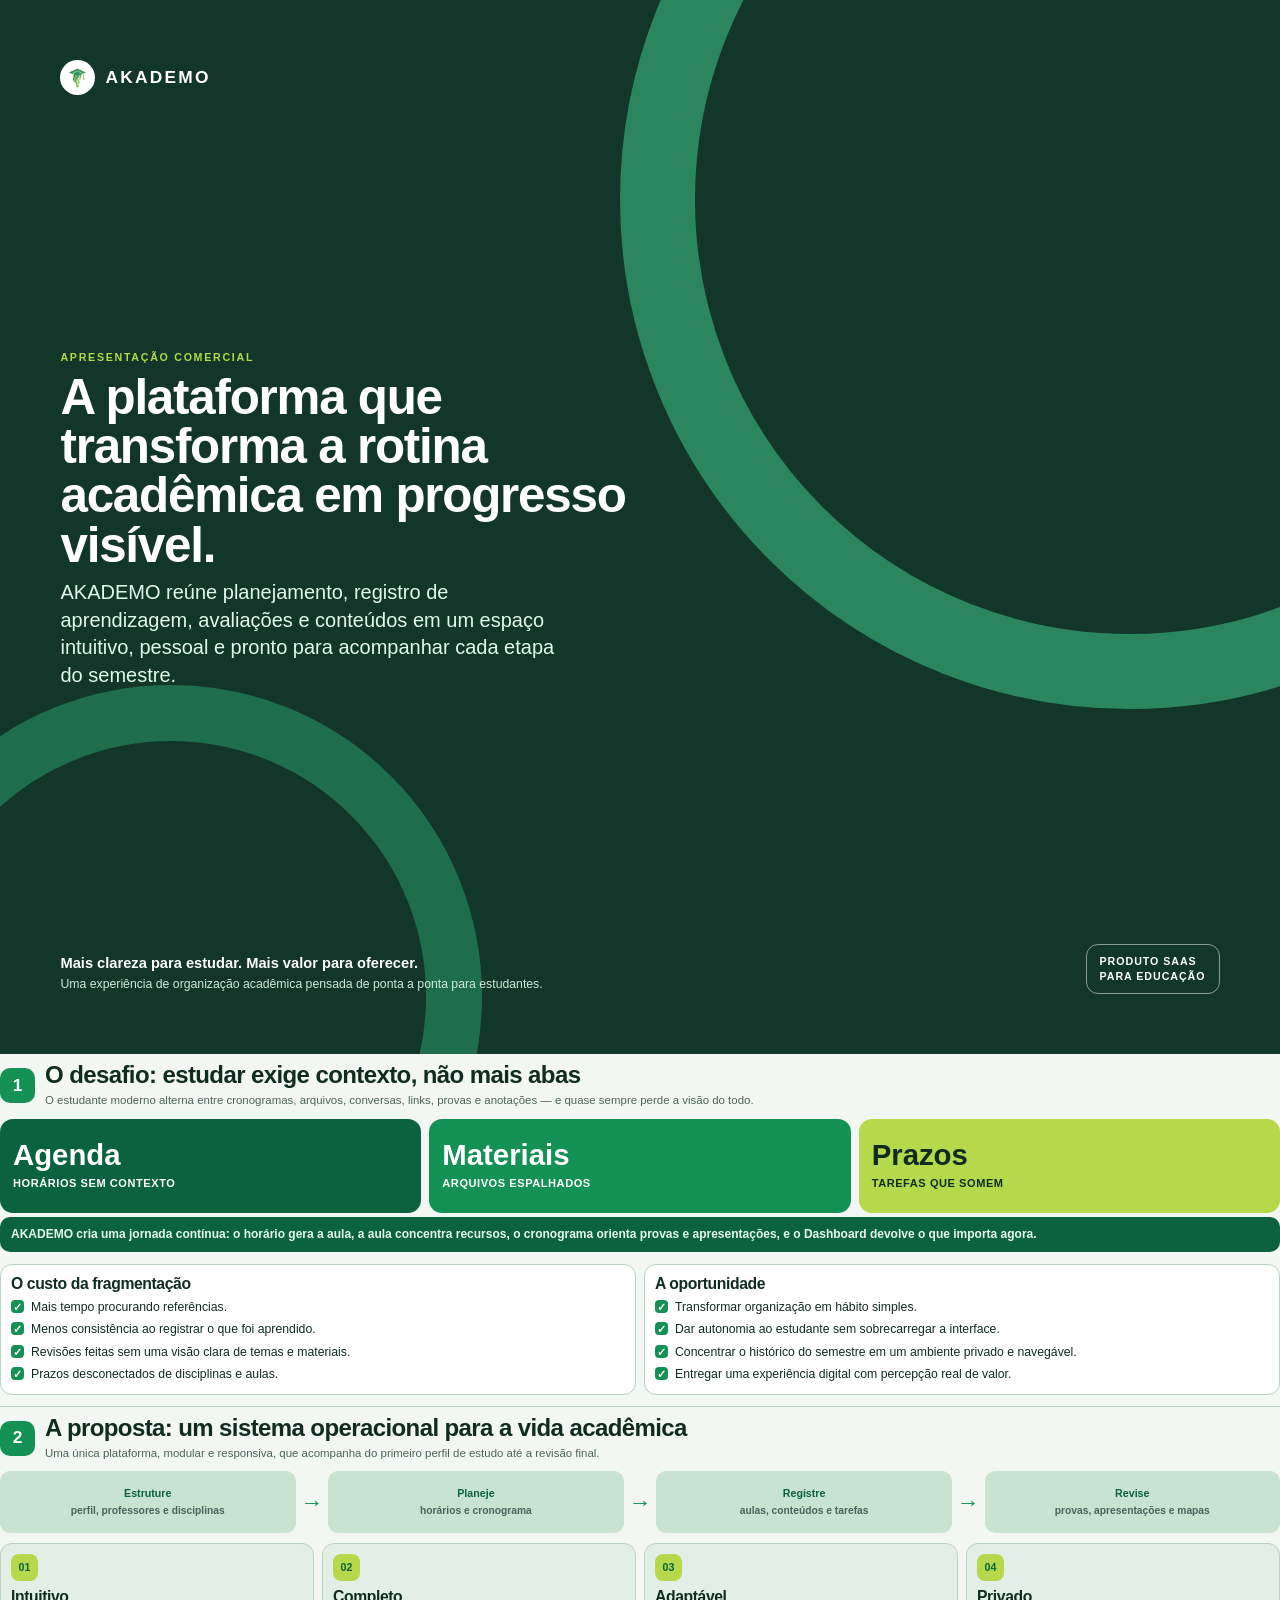
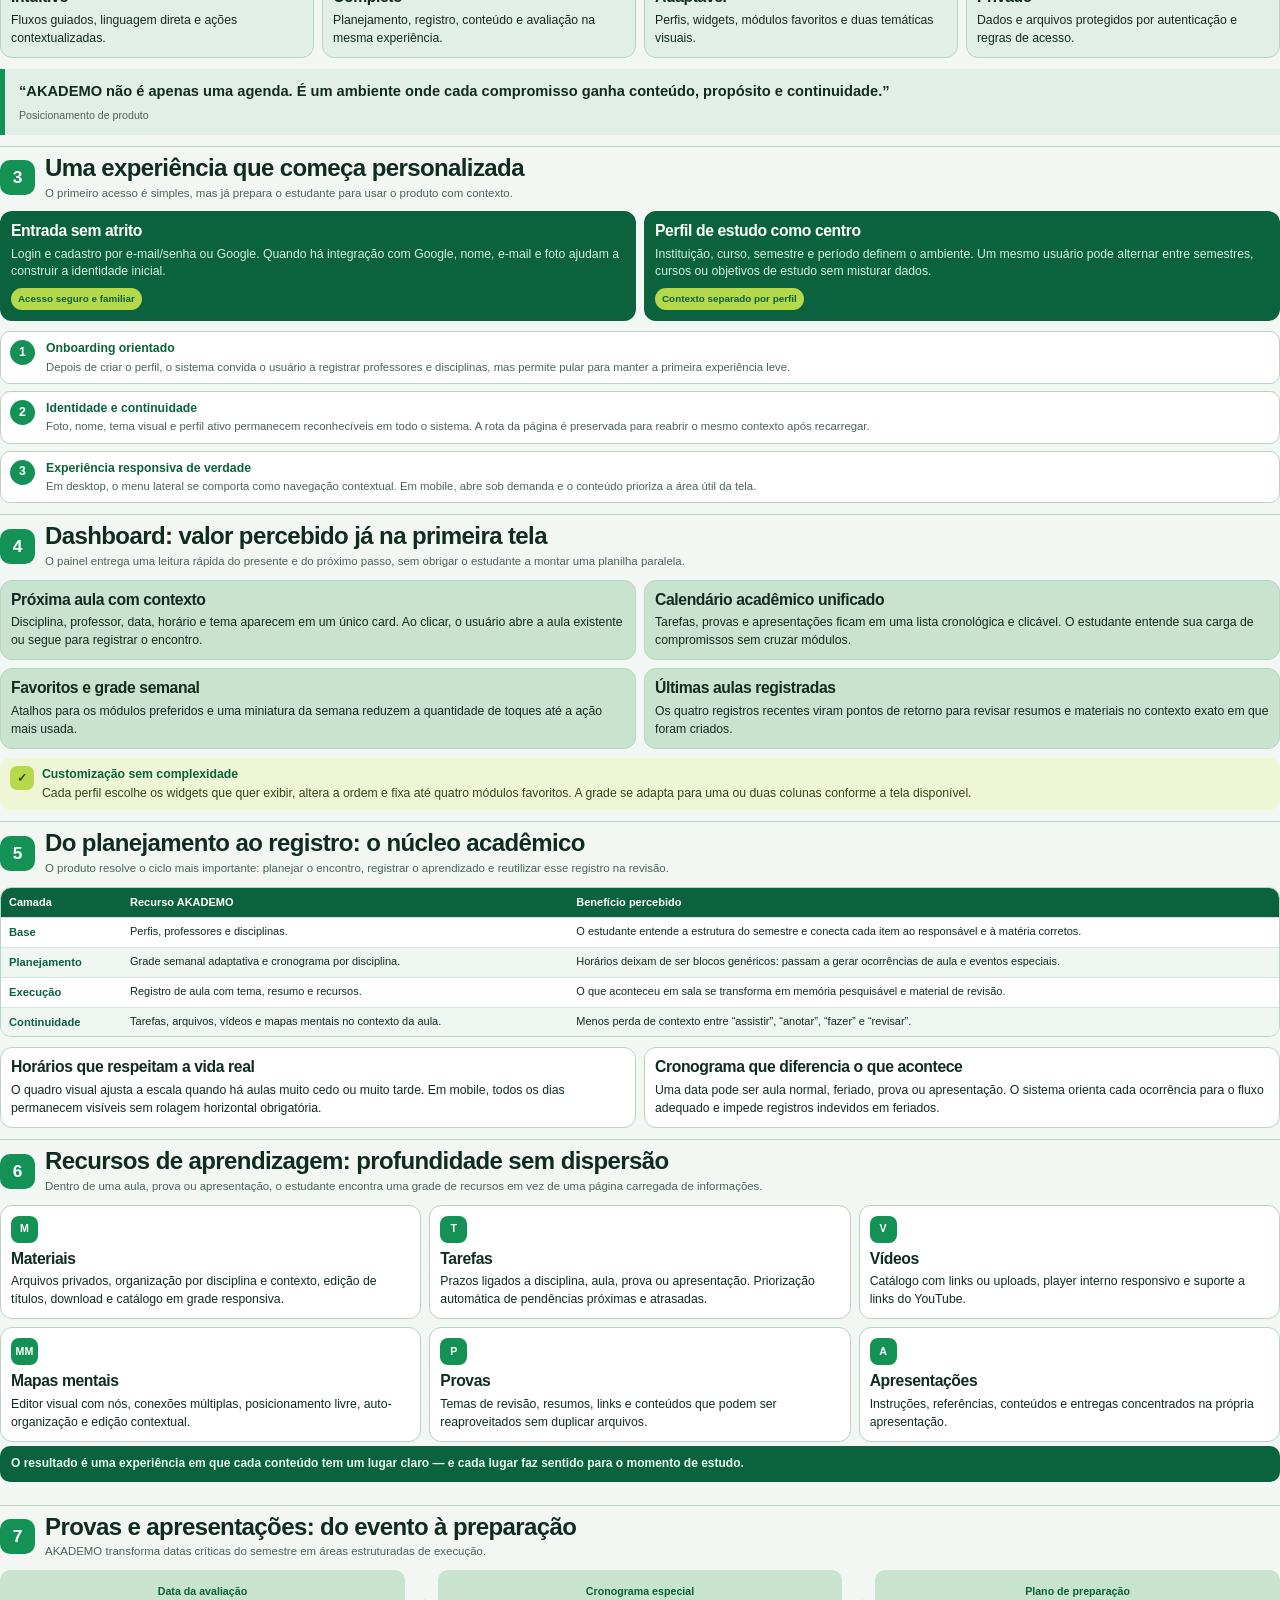
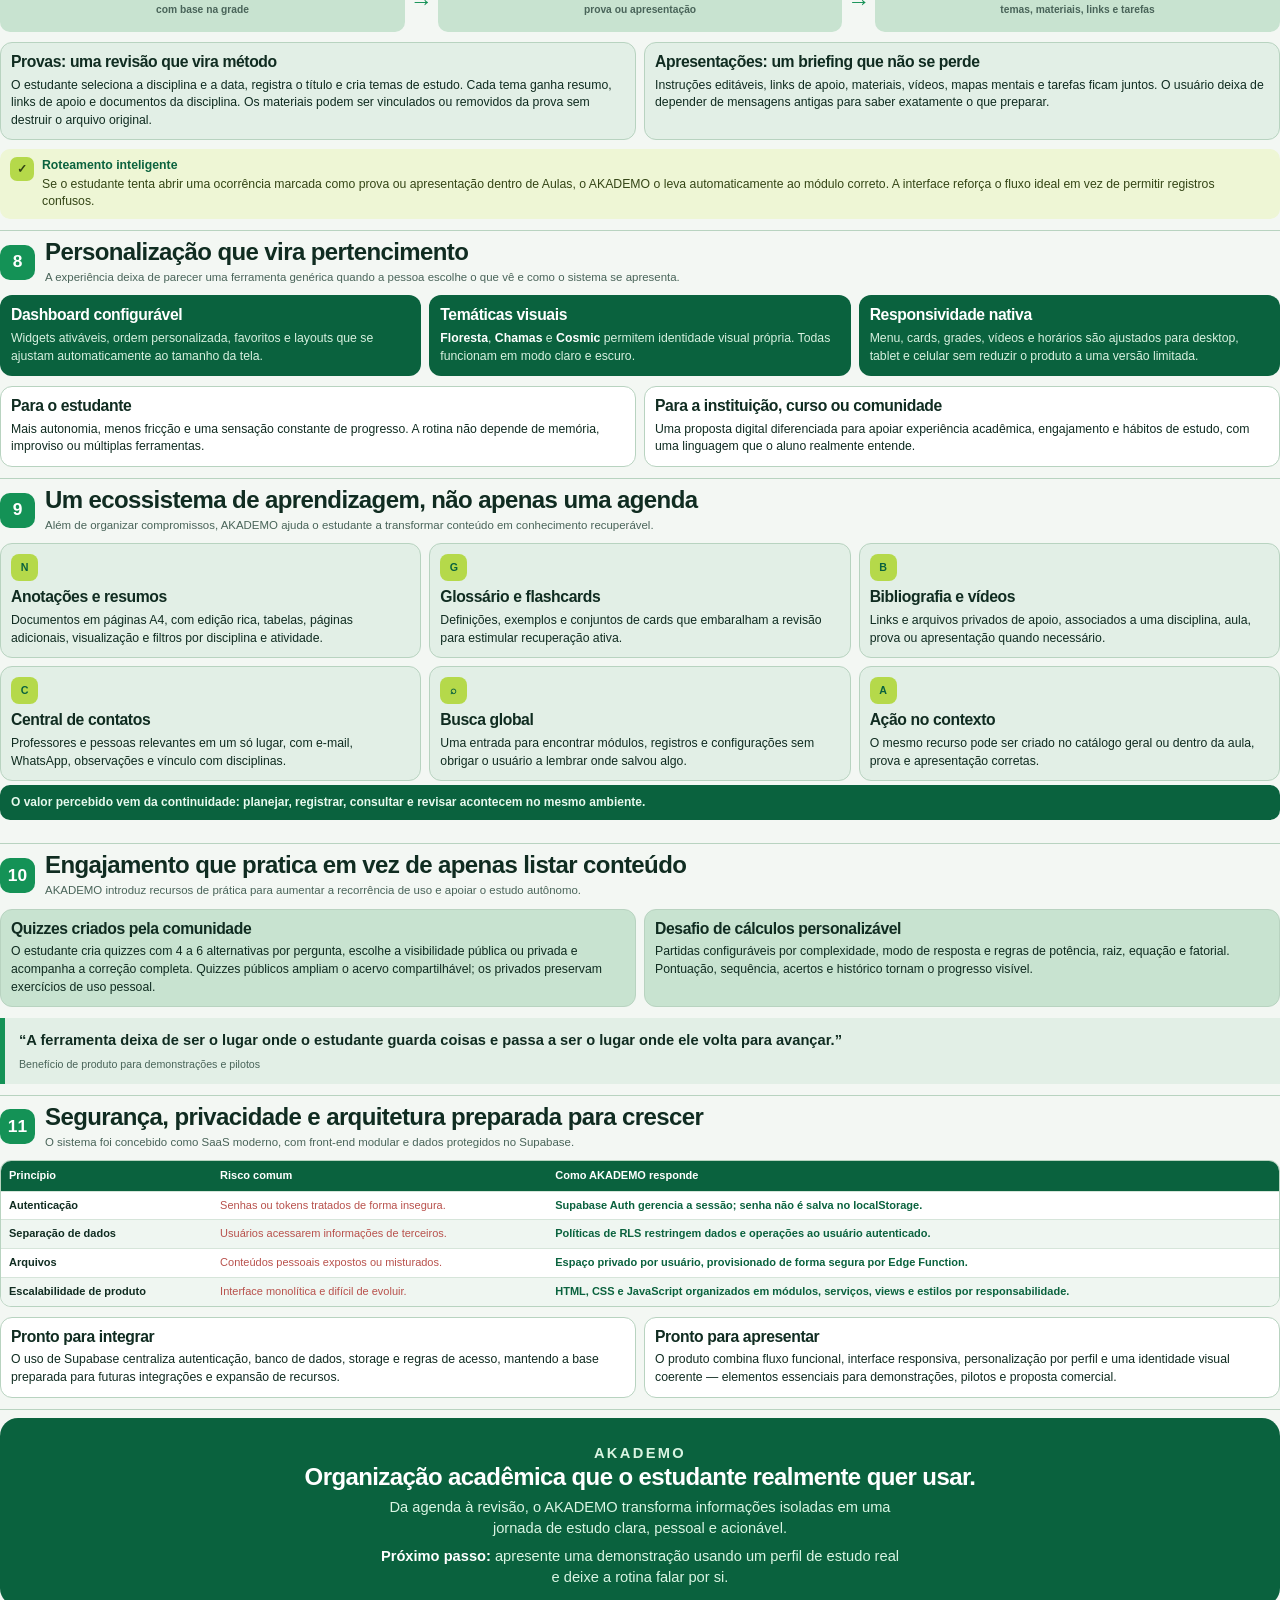
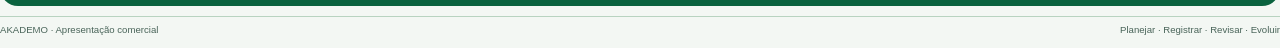
<file: docs/apresentacao-comercial-akademo.html>
<!doctype html>
<html lang="pt-BR">
<head>
  <meta charset="utf-8" />
  <meta name="viewport" content="width=device-width, initial-scale=1" />
  <title>Apresentação comercial — AKADEMO</title>
  <link rel="stylesheet" href="pdf-kit.css" />
</head>
<body>
  <main class="document">
    <section class="cover sales-cover">
      <div class="brand"><img src="../icon.png" alt="" /> AKADEMO</div>
      <div class="cover__main">
        <p class="cover__eyebrow">Apresentação comercial</p>
        <h1>A plataforma que transforma a rotina acadêmica em progresso visível.</h1>
        <p class="cover__subtitle">AKADEMO reúne planejamento, registro de aprendizagem, avaliações e conteúdos em um espaço intuitivo, pessoal e pronto para acompanhar cada etapa do semestre.</p>
      </div>
      <div class="cover__bottom">
        <div><strong>Mais clareza para estudar. Mais valor para oferecer.</strong><p>Uma experiência de organização acadêmica pensada de ponta a ponta para estudantes.</p></div>
        <div class="cover__stamp">Produto SaaS<br />para educação</div>
      </div>
    </section>

    <section class="section">
      <div class="section-title"><span class="section-title__number">1</span><div><h2>O desafio: estudar exige contexto, não mais abas</h2><p>O estudante moderno alterna entre cronogramas, arquivos, conversas, links, provas e anotações — e quase sempre perde a visão do todo.</p></div></div>
      <div class="grid grid--3">
        <article class="kpi"><strong>Agenda</strong><span>horários sem contexto</span></article>
        <article class="kpi"><strong>Materiais</strong><span>arquivos espalhados</span></article>
        <article class="kpi"><strong>Prazos</strong><span>tarefas que somem</span></article>
      </div>
      <div class="sales-band">AKADEMO cria uma jornada contínua: o horário gera a aula, a aula concentra recursos, o cronograma orienta provas e apresentações, e o Dashboard devolve o que importa agora.</div>
      <div class="grid grid--2">
        <article class="card"><h3>O custo da fragmentação</h3><ul class="checklist"><li>Mais tempo procurando referências.</li><li>Menos consistência ao registrar o que foi aprendido.</li><li>Revisões feitas sem uma visão clara de temas e materiais.</li><li>Prazos desconectados de disciplinas e aulas.</li></ul></article>
        <article class="card"><h3>A oportunidade</h3><ul class="checklist"><li>Transformar organização em hábito simples.</li><li>Dar autonomia ao estudante sem sobrecarregar a interface.</li><li>Concentrar o histórico do semestre em um ambiente privado e navegável.</li><li>Entregar uma experiência digital com percepção real de valor.</li></ul></article>
      </div>
    </section>

    <section class="section">
      <div class="section-title"><span class="section-title__number">2</span><div><h2>A proposta: um sistema operacional para a vida acadêmica</h2><p>Uma única plataforma, modular e responsiva, que acompanha do primeiro perfil de estudo até a revisão final.</p></div></div>
      <div class="flow"><div class="flow__item">Estruture<small>perfil, professores e disciplinas</small></div><div class="flow__arrow">→</div><div class="flow__item">Planeje<small>horários e cronograma</small></div><div class="flow__arrow">→</div><div class="flow__item">Registre<small>aulas, conteúdos e tarefas</small></div><div class="flow__arrow">→</div><div class="flow__item">Revise<small>provas, apresentações e mapas</small></div></div>
      <div class="grid grid--4">
        <article class="card card--tint"><div class="icon-chip">01</div><h3>Intuitivo</h3><p>Fluxos guiados, linguagem direta e ações contextualizadas.</p></article>
        <article class="card card--tint"><div class="icon-chip">02</div><h3>Completo</h3><p>Planejamento, registro, conteúdo e avaliação na mesma experiência.</p></article>
        <article class="card card--tint"><div class="icon-chip">03</div><h3>Adaptável</h3><p>Perfis, widgets, módulos favoritos e duas temáticas visuais.</p></article>
        <article class="card card--tint"><div class="icon-chip">04</div><h3>Privado</h3><p>Dados e arquivos protegidos por autenticação e regras de acesso.</p></article>
      </div>
      <div class="quote" style="margin-top:11px">“AKADEMO não é apenas uma agenda. É um ambiente onde cada compromisso ganha conteúdo, propósito e continuidade.”<cite>Posicionamento de produto</cite></div>
    </section>

    <section class="section">
      <div class="section-title"><span class="section-title__number">3</span><div><h2>Uma experiência que começa personalizada</h2><p>O primeiro acesso é simples, mas já prepara o estudante para usar o produto com contexto.</p></div></div>
      <div class="grid grid--2">
        <article class="card card--dark"><h3>Entrada sem atrito</h3><p>Login e cadastro por e-mail/senha ou Google. Quando há integração com Google, nome, e-mail e foto ajudam a construir a identidade inicial.</p><span class="pill">Acesso seguro e familiar</span></article>
        <article class="card card--dark"><h3>Perfil de estudo como centro</h3><p>Instituição, curso, semestre e período definem o ambiente. Um mesmo usuário pode alternar entre semestres, cursos ou objetivos de estudo sem misturar dados.</p><span class="pill">Contexto separado por perfil</span></article>
      </div>
      <div class="steps" style="margin-top:10px">
        <div class="step"><strong>Onboarding orientado</strong><p>Depois de criar o perfil, o sistema convida o usuário a registrar professores e disciplinas, mas permite pular para manter a primeira experiência leve.</p></div>
        <div class="step"><strong>Identidade e continuidade</strong><p>Foto, nome, tema visual e perfil ativo permanecem reconhecíveis em todo o sistema. A rota da página é preservada para reabrir o mesmo contexto após recarregar.</p></div>
        <div class="step"><strong>Experiência responsiva de verdade</strong><p>Em desktop, o menu lateral se comporta como navegação contextual. Em mobile, abre sob demanda e o conteúdo prioriza a área útil da tela.</p></div>
      </div>
    </section>

    <section class="section">
      <div class="section-title"><span class="section-title__number">4</span><div><h2>Dashboard: valor percebido já na primeira tela</h2><p>O painel entrega uma leitura rápida do presente e do próximo passo, sem obrigar o estudante a montar uma planilha paralela.</p></div></div>
      <div class="grid grid--2">
        <article class="card card--strong"><h3>Próxima aula com contexto</h3><p>Disciplina, professor, data, horário e tema aparecem em um único card. Ao clicar, o usuário abre a aula existente ou segue para registrar o encontro.</p></article>
        <article class="card card--strong"><h3>Calendário acadêmico unificado</h3><p>Tarefas, provas e apresentações ficam em uma lista cronológica e clicável. O estudante entende sua carga de compromissos sem cruzar módulos.</p></article>
        <article class="card card--strong"><h3>Favoritos e grade semanal</h3><p>Atalhos para os módulos preferidos e uma miniatura da semana reduzem a quantidade de toques até a ação mais usada.</p></article>
        <article class="card card--strong"><h3>Últimas aulas registradas</h3><p>Os quatro registros recentes viram pontos de retorno para revisar resumos e materiais no contexto exato em que foram criados.</p></article>
      </div>
      <div class="callout"><b>✓</b><div><strong>Customização sem complexidade</strong><p>Cada perfil escolhe os widgets que quer exibir, altera a ordem e fixa até quatro módulos favoritos. A grade se adapta para uma ou duas colunas conforme a tela disponível.</p></div></div>
    </section>

    <section class="section">
      <div class="section-title"><span class="section-title__number">5</span><div><h2>Do planejamento ao registro: o núcleo acadêmico</h2><p>O produto resolve o ciclo mais importante: planejar o encontro, registrar o aprendizado e reutilizar esse registro na revisão.</p></div></div>
      <div class="table-wrap"><table><thead><tr><th>Camada</th><th>Recurso AKADEMO</th><th>Benefício percebido</th></tr></thead><tbody>
        <tr><td><strong>Base</strong></td><td>Perfis, professores e disciplinas.</td><td>O estudante entende a estrutura do semestre e conecta cada item ao responsável e à matéria corretos.</td></tr>
        <tr><td><strong>Planejamento</strong></td><td>Grade semanal adaptativa e cronograma por disciplina.</td><td>Horários deixam de ser blocos genéricos: passam a gerar ocorrências de aula e eventos especiais.</td></tr>
        <tr><td><strong>Execução</strong></td><td>Registro de aula com tema, resumo e recursos.</td><td>O que aconteceu em sala se transforma em memória pesquisável e material de revisão.</td></tr>
        <tr><td><strong>Continuidade</strong></td><td>Tarefas, arquivos, vídeos e mapas mentais no contexto da aula.</td><td>Menos perda de contexto entre “assistir”, “anotar”, “fazer” e “revisar”.</td></tr>
      </tbody></table></div>
      <div class="grid grid--2" style="margin-top:10px"><article class="card"><h3>Horários que respeitam a vida real</h3><p>O quadro visual ajusta a escala quando há aulas muito cedo ou muito tarde. Em mobile, todos os dias permanecem visíveis sem rolagem horizontal obrigatória.</p></article><article class="card"><h3>Cronograma que diferencia o que acontece</h3><p>Uma data pode ser aula normal, feriado, prova ou apresentação. O sistema orienta cada ocorrência para o fluxo adequado e impede registros indevidos em feriados.</p></article></div>
    </section>

    <section class="section">
      <div class="section-title"><span class="section-title__number">6</span><div><h2>Recursos de aprendizagem: profundidade sem dispersão</h2><p>Dentro de uma aula, prova ou apresentação, o estudante encontra uma grade de recursos em vez de uma página carregada de informações.</p></div></div>
      <div class="grid grid--3">
        <article class="card"><div class="icon-chip">M</div><h3>Materiais</h3><p>Arquivos privados, organização por disciplina e contexto, edição de títulos, download e catálogo em grade responsiva.</p></article>
        <article class="card"><div class="icon-chip">T</div><h3>Tarefas</h3><p>Prazos ligados a disciplina, aula, prova ou apresentação. Priorização automática de pendências próximas e atrasadas.</p></article>
        <article class="card"><div class="icon-chip">V</div><h3>Vídeos</h3><p>Catálogo com links ou uploads, player interno responsivo e suporte a links do YouTube.</p></article>
        <article class="card"><div class="icon-chip">MM</div><h3>Mapas mentais</h3><p>Editor visual com nós, conexões múltiplas, posicionamento livre, auto-organização e edição contextual.</p></article>
        <article class="card"><div class="icon-chip">P</div><h3>Provas</h3><p>Temas de revisão, resumos, links e conteúdos que podem ser reaproveitados sem duplicar arquivos.</p></article>
        <article class="card"><div class="icon-chip">A</div><h3>Apresentações</h3><p>Instruções, referências, conteúdos e entregas concentrados na própria apresentação.</p></article>
      </div>
      <div class="sales-band">O resultado é uma experiência em que cada conteúdo tem um lugar claro — e cada lugar faz sentido para o momento de estudo.</div>
    </section>

    <section class="section">
      <div class="section-title"><span class="section-title__number">7</span><div><h2>Provas e apresentações: do evento à preparação</h2><p>AKADEMO transforma datas críticas do semestre em áreas estruturadas de execução.</p></div></div>
      <div class="flow"><div class="flow__item">Data da avaliação<small>com base na grade</small></div><div class="flow__arrow">→</div><div class="flow__item">Cronograma especial<small>prova ou apresentação</small></div><div class="flow__arrow">→</div><div class="flow__item">Plano de preparação<small>temas, materiais, links e tarefas</small></div></div>
      <div class="grid grid--2">
        <article class="card card--tint"><h3>Provas: uma revisão que vira método</h3><p>O estudante seleciona a disciplina e a data, registra o título e cria temas de estudo. Cada tema ganha resumo, links de apoio e documentos da disciplina. Os materiais podem ser vinculados ou removidos da prova sem destruir o arquivo original.</p></article>
        <article class="card card--tint"><h3>Apresentações: um briefing que não se perde</h3><p>Instruções editáveis, links de apoio, materiais, vídeos, mapas mentais e tarefas ficam juntos. O usuário deixa de depender de mensagens antigas para saber exatamente o que preparar.</p></article>
      </div>
      <div class="callout"><b>✓</b><div><strong>Roteamento inteligente</strong><p>Se o estudante tenta abrir uma ocorrência marcada como prova ou apresentação dentro de Aulas, o AKADEMO o leva automaticamente ao módulo correto. A interface reforça o fluxo ideal em vez de permitir registros confusos.</p></div></div>
    </section>

    <section class="section">
      <div class="section-title"><span class="section-title__number">8</span><div><h2>Personalização que vira pertencimento</h2><p>A experiência deixa de parecer uma ferramenta genérica quando a pessoa escolhe o que vê e como o sistema se apresenta.</p></div></div>
      <div class="grid grid--3">
        <article class="card card--dark"><h3>Dashboard configurável</h3><p>Widgets ativáveis, ordem personalizada, favoritos e layouts que se ajustam automaticamente ao tamanho da tela.</p></article>
        <article class="card card--dark"><h3>Temáticas visuais</h3><p><strong>Floresta</strong>, <strong>Chamas</strong> e <strong>Cosmic</strong> permitem identidade visual própria. Todas funcionam em modo claro e escuro.</p></article>
        <article class="card card--dark"><h3>Responsividade nativa</h3><p>Menu, cards, grades, vídeos e horários são ajustados para desktop, tablet e celular sem reduzir o produto a uma versão limitada.</p></article>
      </div>
      <div class="grid grid--2" style="margin-top:10px"><article class="card"><h3>Para o estudante</h3><p>Mais autonomia, menos fricção e uma sensação constante de progresso. A rotina não depende de memória, improviso ou múltiplas ferramentas.</p></article><article class="card"><h3>Para a instituição, curso ou comunidade</h3><p>Uma proposta digital diferenciada para apoiar experiência acadêmica, engajamento e hábitos de estudo, com uma linguagem que o aluno realmente entende.</p></article></div>
    </section>

    <section class="section">
      <div class="section-title"><span class="section-title__number">9</span><div><h2>Um ecossistema de aprendizagem, não apenas uma agenda</h2><p>Além de organizar compromissos, AKADEMO ajuda o estudante a transformar conteúdo em conhecimento recuperável.</p></div></div>
      <div class="grid grid--3">
        <article class="card card--tint"><div class="icon-chip">N</div><h3>Anotações e resumos</h3><p>Documentos em páginas A4, com edição rica, tabelas, páginas adicionais, visualização e filtros por disciplina e atividade.</p></article>
        <article class="card card--tint"><div class="icon-chip">G</div><h3>Glossário e flashcards</h3><p>Definições, exemplos e conjuntos de cards que embaralham a revisão para estimular recuperação ativa.</p></article>
        <article class="card card--tint"><div class="icon-chip">B</div><h3>Bibliografia e vídeos</h3><p>Links e arquivos privados de apoio, associados a uma disciplina, aula, prova ou apresentação quando necessário.</p></article>
        <article class="card card--tint"><div class="icon-chip">C</div><h3>Central de contatos</h3><p>Professores e pessoas relevantes em um só lugar, com e-mail, WhatsApp, observações e vínculo com disciplinas.</p></article>
        <article class="card card--tint"><div class="icon-chip">⌕</div><h3>Busca global</h3><p>Uma entrada para encontrar módulos, registros e configurações sem obrigar o usuário a lembrar onde salvou algo.</p></article>
        <article class="card card--tint"><div class="icon-chip">A</div><h3>Ação no contexto</h3><p>O mesmo recurso pode ser criado no catálogo geral ou dentro da aula, prova e apresentação corretas.</p></article>
      </div>
      <div class="sales-band">O valor percebido vem da continuidade: planejar, registrar, consultar e revisar acontecem no mesmo ambiente.</div>
    </section>

    <section class="section">
      <div class="section-title"><span class="section-title__number">10</span><div><h2>Engajamento que pratica em vez de apenas listar conteúdo</h2><p>AKADEMO introduz recursos de prática para aumentar a recorrência de uso e apoiar o estudo autônomo.</p></div></div>
      <div class="grid grid--2">
        <article class="card card--strong"><h3>Quizzes criados pela comunidade</h3><p>O estudante cria quizzes com 4 a 6 alternativas por pergunta, escolhe a visibilidade pública ou privada e acompanha a correção completa. Quizzes públicos ampliam o acervo compartilhável; os privados preservam exercícios de uso pessoal.</p></article>
        <article class="card card--strong"><h3>Desafio de cálculos personalizável</h3><p>Partidas configuráveis por complexidade, modo de resposta e regras de potência, raiz, equação e fatorial. Pontuação, sequência, acertos e histórico tornam o progresso visível.</p></article>
      </div>
      <div class="quote" style="margin-top:11px">“A ferramenta deixa de ser o lugar onde o estudante guarda coisas e passa a ser o lugar onde ele volta para avançar.”<cite>Benefício de produto para demonstrações e pilotos</cite></div>
    </section>

    <section class="section">
      <div class="section-title"><span class="section-title__number">11</span><div><h2>Segurança, privacidade e arquitetura preparada para crescer</h2><p>O sistema foi concebido como SaaS moderno, com front-end modular e dados protegidos no Supabase.</p></div></div>
      <div class="table-wrap comparison"><table><thead><tr><th>Princípio</th><th>Risco comum</th><th>Como AKADEMO responde</th></tr></thead><tbody><tr><td>Autenticação</td><td>Senhas ou tokens tratados de forma insegura.</td><td>Supabase Auth gerencia a sessão; senha não é salva no localStorage.</td></tr><tr><td>Separação de dados</td><td>Usuários acessarem informações de terceiros.</td><td>Políticas de RLS restringem dados e operações ao usuário autenticado.</td></tr><tr><td>Arquivos</td><td>Conteúdos pessoais expostos ou misturados.</td><td>Espaço privado por usuário, provisionado de forma segura por Edge Function.</td></tr><tr><td>Escalabilidade de produto</td><td>Interface monolítica e difícil de evoluir.</td><td>HTML, CSS e JavaScript organizados em módulos, serviços, views e estilos por responsabilidade.</td></tr></tbody></table></div>
      <div class="grid grid--2" style="margin-top:10px"><article class="card"><h3>Pronto para integrar</h3><p>O uso de Supabase centraliza autenticação, banco de dados, storage e regras de acesso, mantendo a base preparada para futuras integrações e expansão de recursos.</p></article><article class="card"><h3>Pronto para apresentar</h3><p>O produto combina fluxo funcional, interface responsiva, personalização por perfil e uma identidade visual coerente — elementos essenciais para demonstrações, pilotos e proposta comercial.</p></article></div>
    </section>

    <section class="section">
      <div class="closing">
        <p class="cover__eyebrow">AKADEMO</p>
        <h2>Organização acadêmica que o estudante realmente quer usar.</h2>
        <p>Da agenda à revisão, o AKADEMO transforma informações isoladas em uma jornada de estudo clara, pessoal e acionável.</p>
        <p><strong>Próximo passo:</strong> apresente uma demonstração usando um perfil de estudo real e deixe a rotina falar por si.</p>
      </div>
      <footer class="footer"><span>AKADEMO · Apresentação comercial</span><span>Planejar · Registrar · Revisar · Evoluir</span></footer>
    </section>
  </main>
</body>
</html>
</file>
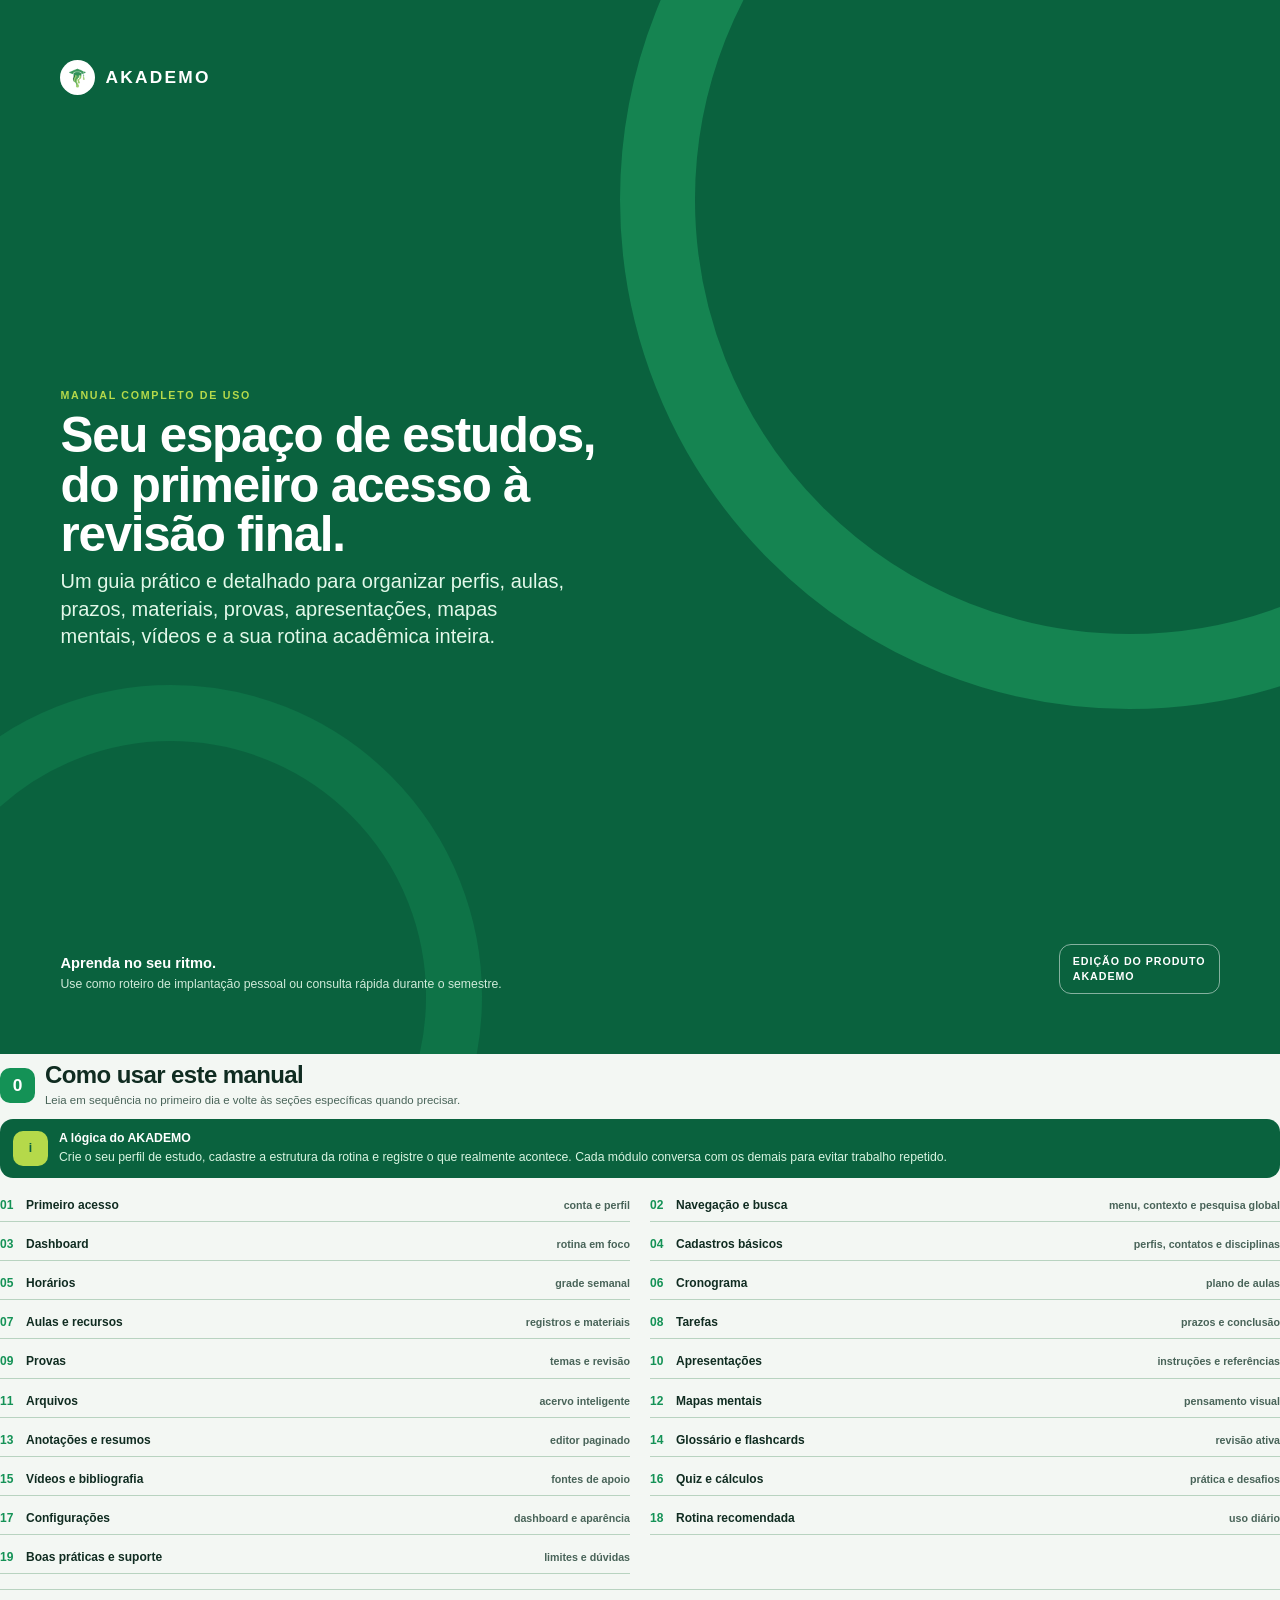
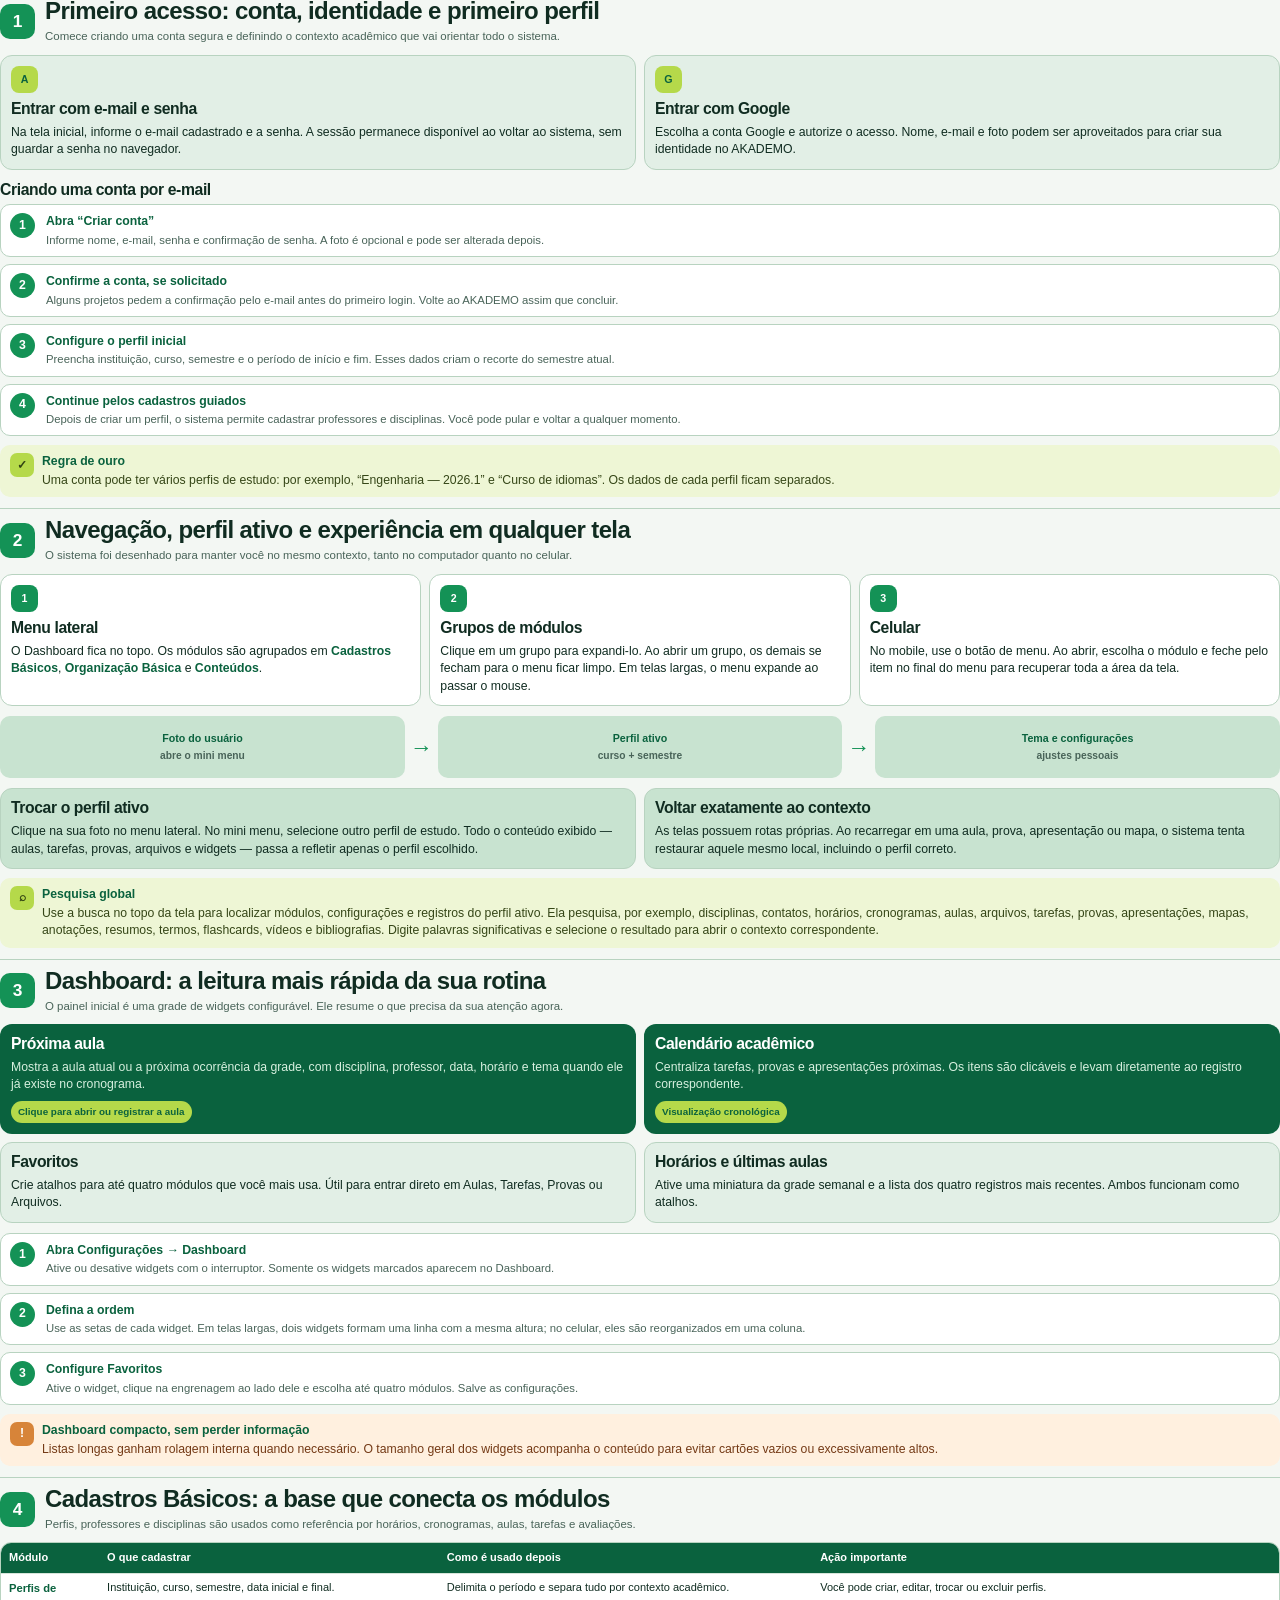
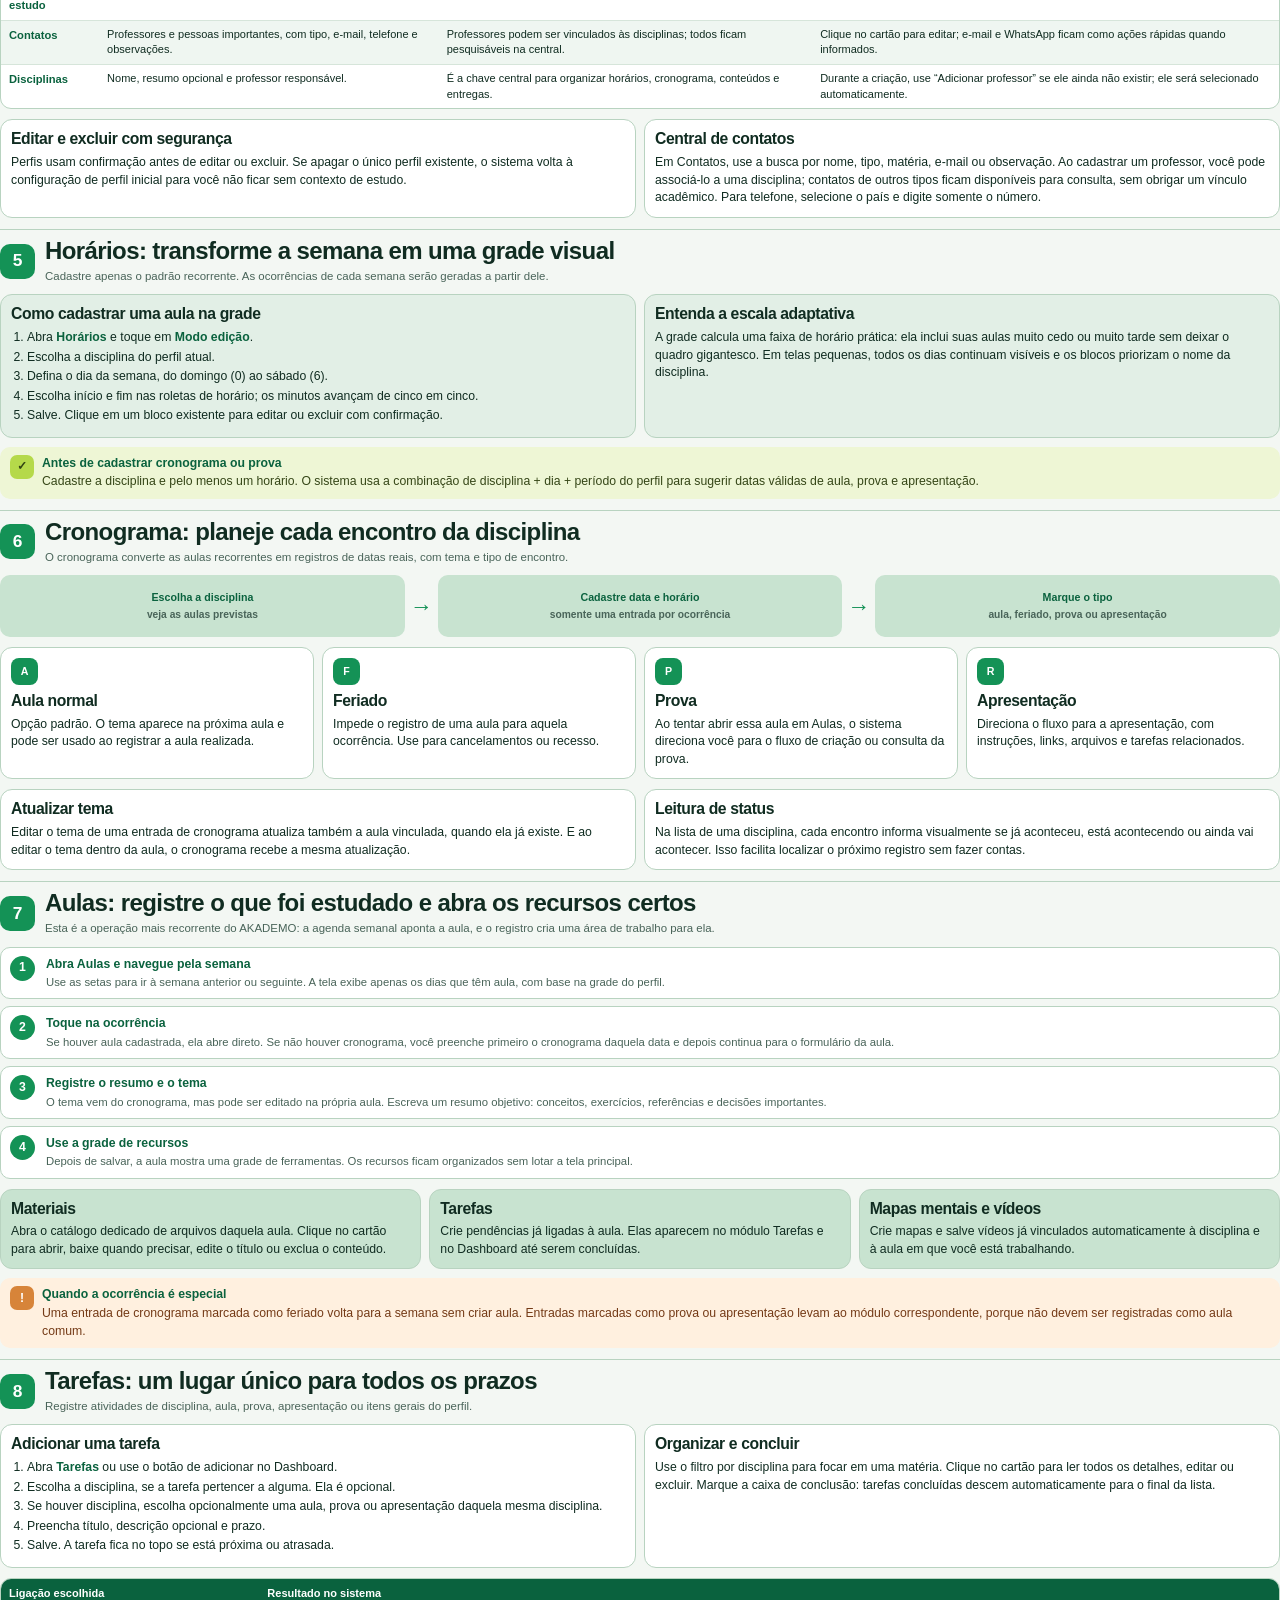
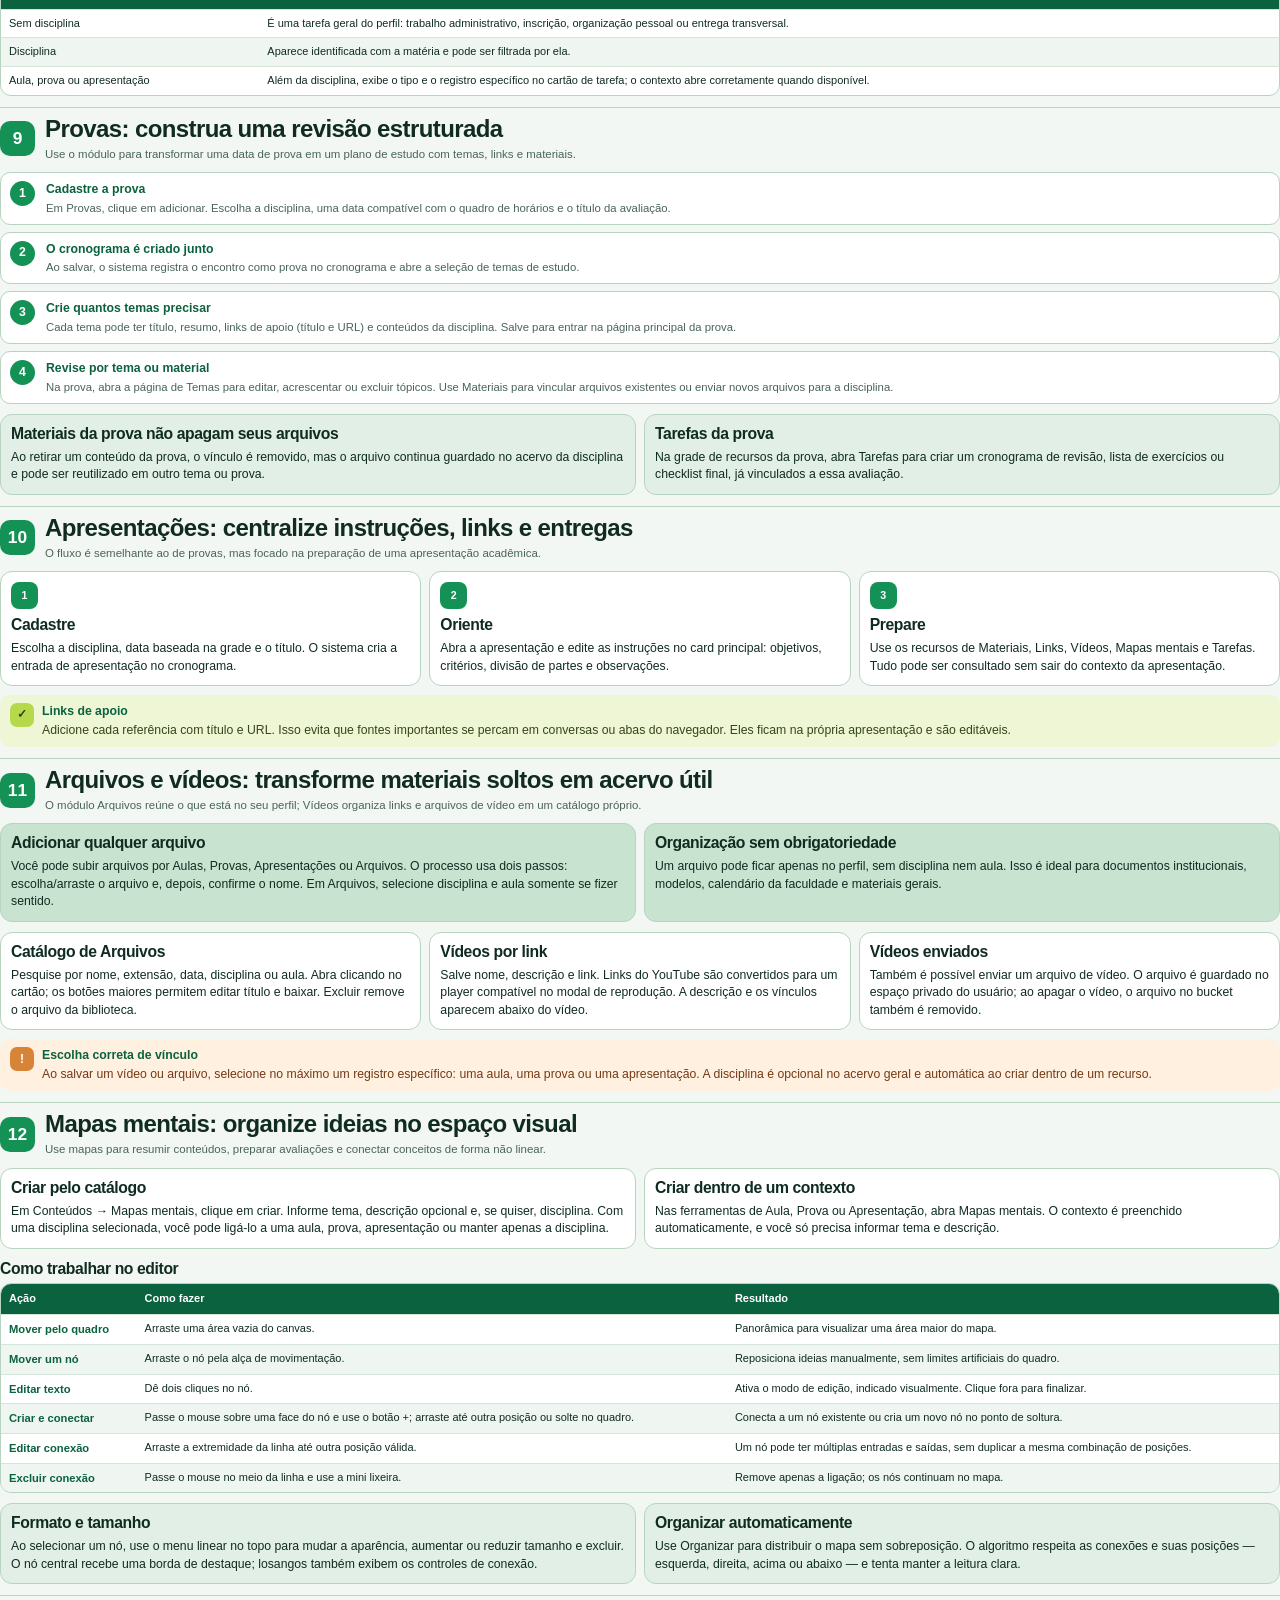
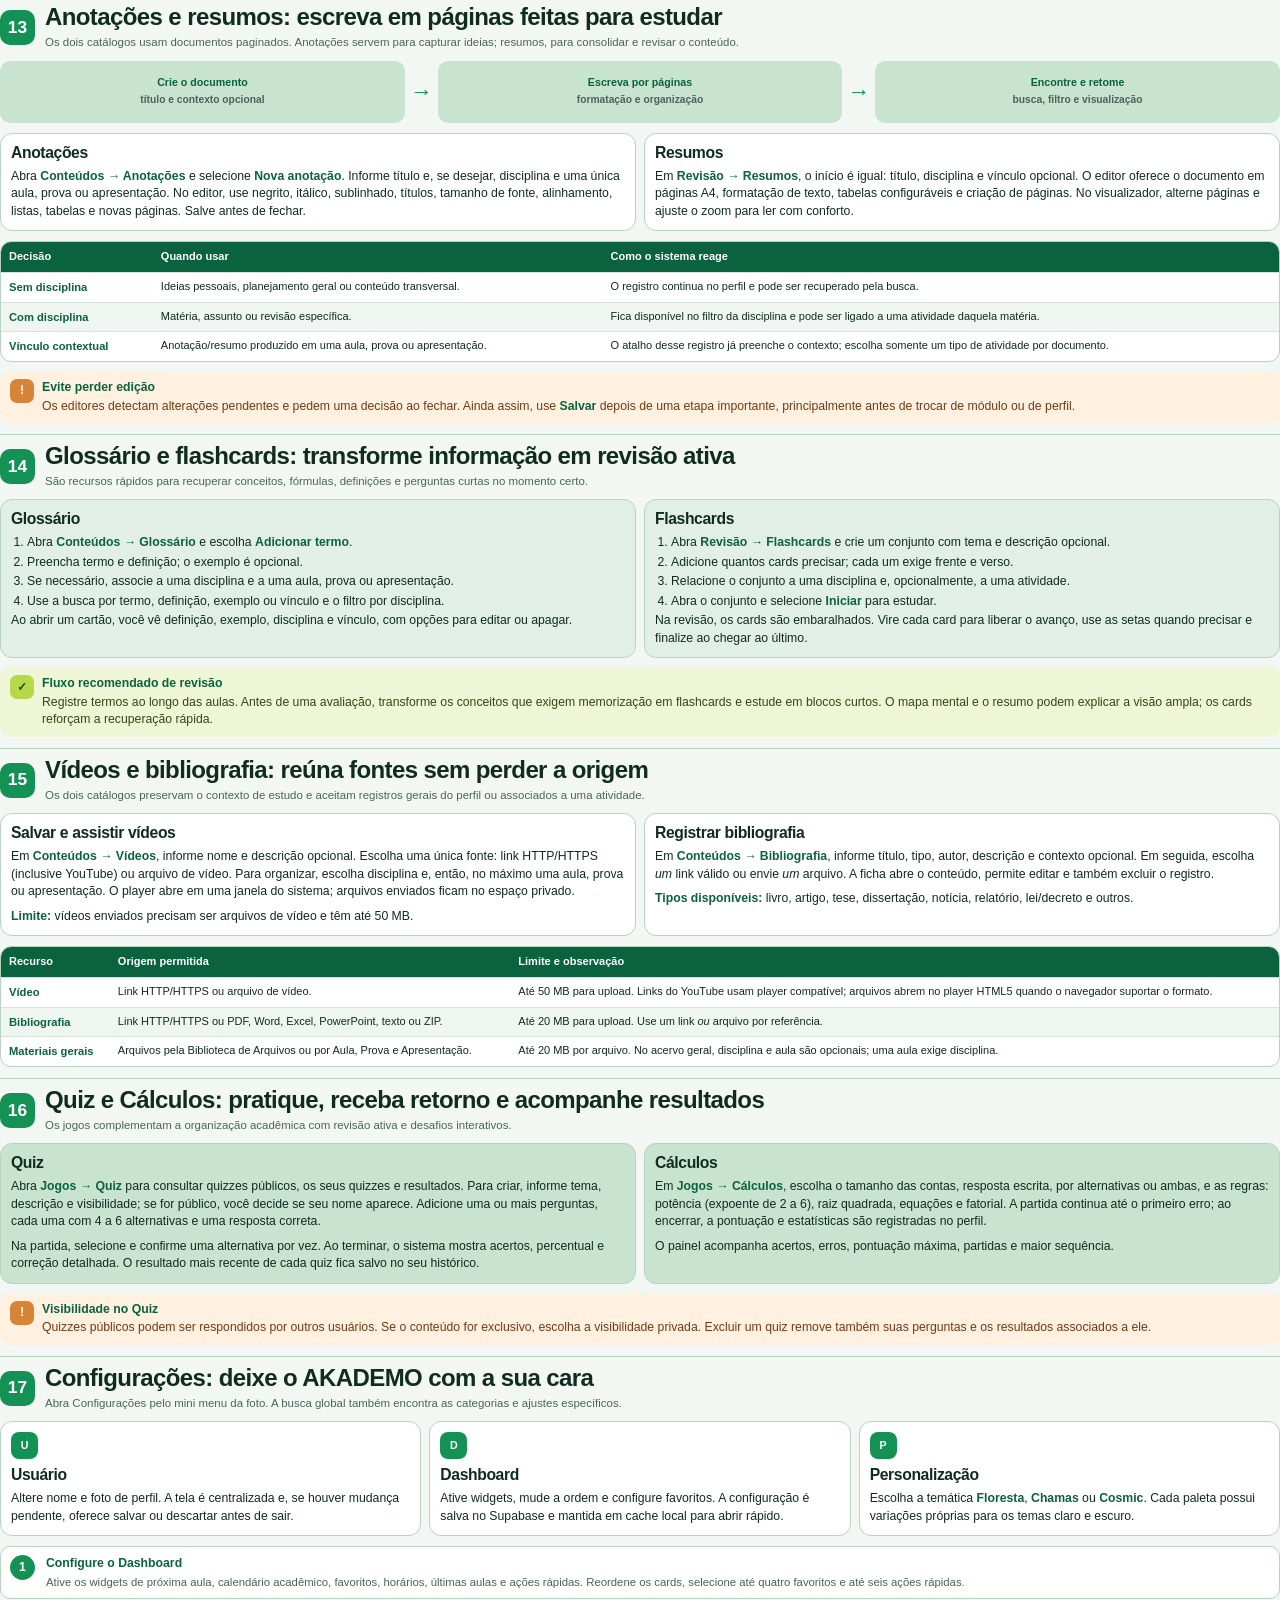
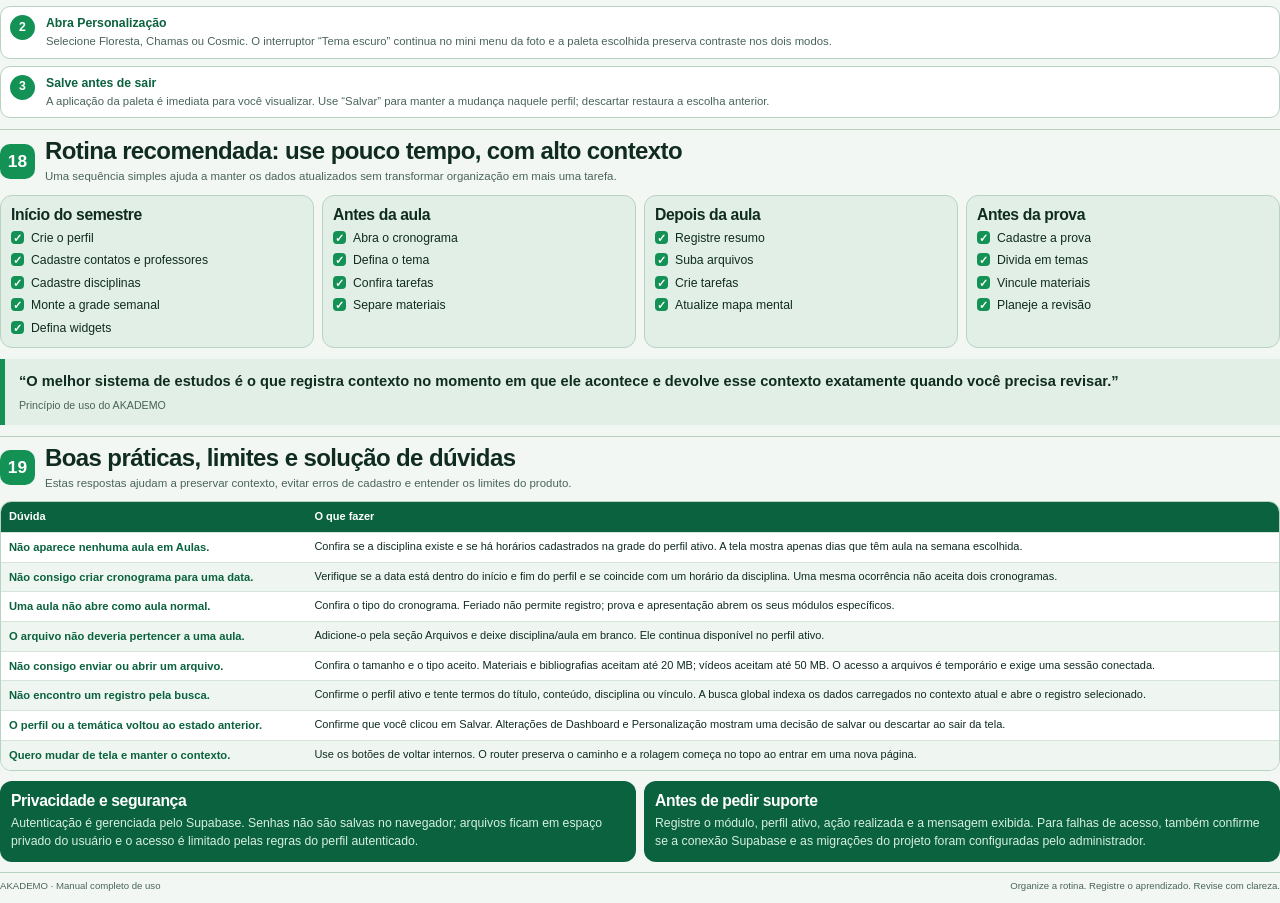
<file: docs/manual-completo-akademo.html>
<!doctype html>
<html lang="pt-BR">
<head>
  <meta charset="utf-8" />
  <meta name="viewport" content="width=device-width, initial-scale=1" />
  <title>Manual completo — AKADEMO</title>
  <link rel="stylesheet" href="pdf-kit.css" />
</head>
<body>
  <main class="document">
    <section class="cover">
      <div class="brand"><img src="../icon.png" alt="" /> AKADEMO</div>
      <div class="cover__main">
        <p class="cover__eyebrow">Manual completo de uso</p>
        <h1>Seu espaço de estudos, do primeiro acesso à revisão final.</h1>
        <p class="cover__subtitle">Um guia prático e detalhado para organizar perfis, aulas, prazos, materiais, provas, apresentações, mapas mentais, vídeos e a sua rotina acadêmica inteira.</p>
      </div>
      <div class="cover__bottom">
        <div><strong>Aprenda no seu ritmo.</strong><p>Use como roteiro de implantação pessoal ou consulta rápida durante o semestre.</p></div>
        <div class="cover__stamp">Edição do produto<br />AKADEMO</div>
      </div>
    </section>

    <section class="section">
      <div class="section-title"><span class="section-title__number">0</span><div><h2>Como usar este manual</h2><p>Leia em sequência no primeiro dia e volte às seções específicas quando precisar.</p></div></div>
      <div class="doc-banner"><span class="doc-banner__mark">i</span><div><strong>A lógica do AKADEMO</strong><p>Crie o seu perfil de estudo, cadastre a estrutura da rotina e registre o que realmente acontece. Cada módulo conversa com os demais para evitar trabalho repetido.</p></div></div>
      <div class="toc">
        <a href="#inicio"><b>01</b>Primeiro acesso <span>conta e perfil</span></a>
        <a href="#navegacao"><b>02</b>Navegação e busca <span>menu, contexto e pesquisa global</span></a>
        <a href="#dashboard"><b>03</b>Dashboard <span>rotina em foco</span></a>
        <a href="#cadastros"><b>04</b>Cadastros básicos <span>perfis, contatos e disciplinas</span></a>
        <a href="#horarios"><b>05</b>Horários <span>grade semanal</span></a>
        <a href="#cronograma"><b>06</b>Cronograma <span>plano de aulas</span></a>
        <a href="#aulas"><b>07</b>Aulas e recursos <span>registros e materiais</span></a>
        <a href="#tarefas"><b>08</b>Tarefas <span>prazos e conclusão</span></a>
        <a href="#provas"><b>09</b>Provas <span>temas e revisão</span></a>
        <a href="#apresentacoes"><b>10</b>Apresentações <span>instruções e referências</span></a>
        <a href="#arquivos"><b>11</b>Arquivos <span>acervo inteligente</span></a>
        <a href="#mapas"><b>12</b>Mapas mentais <span>pensamento visual</span></a>
        <a href="#documentos"><b>13</b>Anotações e resumos <span>editor paginado</span></a>
        <a href="#revisao"><b>14</b>Glossário e flashcards <span>revisão ativa</span></a>
        <a href="#referencias"><b>15</b>Vídeos e bibliografia <span>fontes de apoio</span></a>
        <a href="#jogos"><b>16</b>Quiz e cálculos <span>prática e desafios</span></a>
        <a href="#config"><b>17</b>Configurações <span>dashboard e aparência</span></a>
        <a href="#rotina"><b>18</b>Rotina recomendada <span>uso diário</span></a>
        <a href="#ajuda"><b>19</b>Boas práticas e suporte <span>limites e dúvidas</span></a>
      </div>
    </section>

    <section class="section" id="inicio">
      <div class="section-title"><span class="section-title__number">1</span><div><h2>Primeiro acesso: conta, identidade e primeiro perfil</h2><p>Comece criando uma conta segura e definindo o contexto acadêmico que vai orientar todo o sistema.</p></div></div>
      <div class="grid grid--2">
        <article class="card card--tint"><div class="icon-chip">A</div><h3>Entrar com e-mail e senha</h3><p>Na tela inicial, informe o e-mail cadastrado e a senha. A sessão permanece disponível ao voltar ao sistema, sem guardar a senha no navegador.</p></article>
        <article class="card card--tint"><div class="icon-chip">G</div><h3>Entrar com Google</h3><p>Escolha a conta Google e autorize o acesso. Nome, e-mail e foto podem ser aproveitados para criar sua identidade no AKADEMO.</p></article>
      </div>
      <h3 style="margin-top:11px">Criando uma conta por e-mail</h3>
      <div class="steps">
        <div class="step"><strong>Abra “Criar conta”</strong><p>Informe nome, e-mail, senha e confirmação de senha. A foto é opcional e pode ser alterada depois.</p></div>
        <div class="step"><strong>Confirme a conta, se solicitado</strong><p>Alguns projetos pedem a confirmação pelo e-mail antes do primeiro login. Volte ao AKADEMO assim que concluir.</p></div>
        <div class="step"><strong>Configure o perfil inicial</strong><p>Preencha instituição, curso, semestre e o período de início e fim. Esses dados criam o recorte do semestre atual.</p></div>
        <div class="step"><strong>Continue pelos cadastros guiados</strong><p>Depois de criar um perfil, o sistema permite cadastrar professores e disciplinas. Você pode pular e voltar a qualquer momento.</p></div>
      </div>
      <div class="callout"><b>✓</b><div><strong>Regra de ouro</strong><p>Uma conta pode ter vários perfis de estudo: por exemplo, “Engenharia — 2026.1” e “Curso de idiomas”. Os dados de cada perfil ficam separados.</p></div></div>
    </section>

    <section class="section" id="navegacao">
      <div class="section-title"><span class="section-title__number">2</span><div><h2>Navegação, perfil ativo e experiência em qualquer tela</h2><p>O sistema foi desenhado para manter você no mesmo contexto, tanto no computador quanto no celular.</p></div></div>
      <div class="grid grid--3">
        <article class="card"><div class="icon-chip">1</div><h3>Menu lateral</h3><p>O Dashboard fica no topo. Os módulos são agrupados em <strong>Cadastros Básicos</strong>, <strong>Organização Básica</strong> e <strong>Conteúdos</strong>.</p></article>
        <article class="card"><div class="icon-chip">2</div><h3>Grupos de módulos</h3><p>Clique em um grupo para expandi-lo. Ao abrir um grupo, os demais se fecham para o menu ficar limpo. Em telas largas, o menu expande ao passar o mouse.</p></article>
        <article class="card"><div class="icon-chip">3</div><h3>Celular</h3><p>No mobile, use o botão de menu. Ao abrir, escolha o módulo e feche pelo item no final do menu para recuperar toda a área da tela.</p></article>
      </div>
      <div class="flow"><div class="flow__item">Foto do usuário<small>abre o mini menu</small></div><div class="flow__arrow">→</div><div class="flow__item">Perfil ativo<small>curso + semestre</small></div><div class="flow__arrow">→</div><div class="flow__item">Tema e configurações<small>ajustes pessoais</small></div></div>
      <div class="grid grid--2">
        <article class="card card--strong"><h3>Trocar o perfil ativo</h3><p>Clique na sua foto no menu lateral. No mini menu, selecione outro perfil de estudo. Todo o conteúdo exibido — aulas, tarefas, provas, arquivos e widgets — passa a refletir apenas o perfil escolhido.</p></article>
        <article class="card card--strong"><h3>Voltar exatamente ao contexto</h3><p>As telas possuem rotas próprias. Ao recarregar em uma aula, prova, apresentação ou mapa, o sistema tenta restaurar aquele mesmo local, incluindo o perfil correto.</p></article>
      </div>
      <div class="callout"><b>⌕</b><div><strong>Pesquisa global</strong><p>Use a busca no topo da tela para localizar módulos, configurações e registros do perfil ativo. Ela pesquisa, por exemplo, disciplinas, contatos, horários, cronogramas, aulas, arquivos, tarefas, provas, apresentações, mapas, anotações, resumos, termos, flashcards, vídeos e bibliografias. Digite palavras significativas e selecione o resultado para abrir o contexto correspondente.</p></div></div>
    </section>

    <section class="section" id="dashboard">
      <div class="section-title"><span class="section-title__number">3</span><div><h2>Dashboard: a leitura mais rápida da sua rotina</h2><p>O painel inicial é uma grade de widgets configurável. Ele resume o que precisa da sua atenção agora.</p></div></div>
      <div class="grid grid--2">
        <article class="card card--dark"><h3>Próxima aula</h3><p>Mostra a aula atual ou a próxima ocorrência da grade, com disciplina, professor, data, horário e tema quando ele já existe no cronograma.</p><span class="pill">Clique para abrir ou registrar a aula</span></article>
        <article class="card card--dark"><h3>Calendário acadêmico</h3><p>Centraliza tarefas, provas e apresentações próximas. Os itens são clicáveis e levam diretamente ao registro correspondente.</p><span class="pill">Visualização cronológica</span></article>
        <article class="card card--tint"><h3>Favoritos</h3><p>Crie atalhos para até quatro módulos que você mais usa. Útil para entrar direto em Aulas, Tarefas, Provas ou Arquivos.</p></article>
        <article class="card card--tint"><h3>Horários e últimas aulas</h3><p>Ative uma miniatura da grade semanal e a lista dos quatro registros mais recentes. Ambos funcionam como atalhos.</p></article>
      </div>
      <div class="steps" style="margin-top:10px">
        <div class="step"><strong>Abra Configurações → Dashboard</strong><p>Ative ou desative widgets com o interruptor. Somente os widgets marcados aparecem no Dashboard.</p></div>
        <div class="step"><strong>Defina a ordem</strong><p>Use as setas de cada widget. Em telas largas, dois widgets formam uma linha com a mesma altura; no celular, eles são reorganizados em uma coluna.</p></div>
        <div class="step"><strong>Configure Favoritos</strong><p>Ative o widget, clique na engrenagem ao lado dele e escolha até quatro módulos. Salve as configurações.</p></div>
      </div>
      <div class="warning callout"><b>!</b><div><strong>Dashboard compacto, sem perder informação</strong><p>Listas longas ganham rolagem interna quando necessário. O tamanho geral dos widgets acompanha o conteúdo para evitar cartões vazios ou excessivamente altos.</p></div></div>
    </section>

    <section class="section" id="cadastros">
      <div class="section-title"><span class="section-title__number">4</span><div><h2>Cadastros Básicos: a base que conecta os módulos</h2><p>Perfis, professores e disciplinas são usados como referência por horários, cronogramas, aulas, tarefas e avaliações.</p></div></div>
      <div class="table-wrap">
        <table>
          <thead><tr><th>Módulo</th><th>O que cadastrar</th><th>Como é usado depois</th><th>Ação importante</th></tr></thead>
          <tbody>
            <tr><td><strong>Perfis de estudo</strong></td><td>Instituição, curso, semestre, data inicial e final.</td><td>Delimita o período e separa tudo por contexto acadêmico.</td><td>Você pode criar, editar, trocar ou excluir perfis.</td></tr>
            <tr><td><strong>Contatos</strong></td><td>Professores e pessoas importantes, com tipo, e-mail, telefone e observações.</td><td>Professores podem ser vinculados às disciplinas; todos ficam pesquisáveis na central.</td><td>Clique no cartão para editar; e-mail e WhatsApp ficam como ações rápidas quando informados.</td></tr>
            <tr><td><strong>Disciplinas</strong></td><td>Nome, resumo opcional e professor responsável.</td><td>É a chave central para organizar horários, cronograma, conteúdos e entregas.</td><td>Durante a criação, use “Adicionar professor” se ele ainda não existir; ele será selecionado automaticamente.</td></tr>
          </tbody>
        </table>
      </div>
      <div class="grid grid--2" style="margin-top:10px">
        <article class="card"><h3>Editar e excluir com segurança</h3><p>Perfis usam confirmação antes de editar ou excluir. Se apagar o único perfil existente, o sistema volta à configuração de perfil inicial para você não ficar sem contexto de estudo.</p></article>
        <article class="card"><h3>Central de contatos</h3><p>Em Contatos, use a busca por nome, tipo, matéria, e-mail ou observação. Ao cadastrar um professor, você pode associá-lo a uma disciplina; contatos de outros tipos ficam disponíveis para consulta, sem obrigar um vínculo acadêmico. Para telefone, selecione o país e digite somente o número.</p></article>
      </div>
    </section>

    <section class="section" id="horarios">
      <div class="section-title"><span class="section-title__number">5</span><div><h2>Horários: transforme a semana em uma grade visual</h2><p>Cadastre apenas o padrão recorrente. As ocorrências de cada semana serão geradas a partir dele.</p></div></div>
      <div class="grid grid--2">
        <article class="card card--tint"><h3>Como cadastrar uma aula na grade</h3><ol class="mini-list"><li>Abra <strong>Horários</strong> e toque em <strong>Modo edição</strong>.</li><li>Escolha a disciplina do perfil atual.</li><li>Defina o dia da semana, do domingo (0) ao sábado (6).</li><li>Escolha início e fim nas roletas de horário; os minutos avançam de cinco em cinco.</li><li>Salve. Clique em um bloco existente para editar ou excluir com confirmação.</li></ol></article>
        <article class="card card--tint"><h3>Entenda a escala adaptativa</h3><p>A grade calcula uma faixa de horário prática: ela inclui suas aulas muito cedo ou muito tarde sem deixar o quadro gigantesco. Em telas pequenas, todos os dias continuam visíveis e os blocos priorizam o nome da disciplina.</p></article>
      </div>
      <div class="callout"><b>✓</b><div><strong>Antes de cadastrar cronograma ou prova</strong><p>Cadastre a disciplina e pelo menos um horário. O sistema usa a combinação de disciplina + dia + período do perfil para sugerir datas válidas de aula, prova e apresentação.</p></div></div>
    </section>

    <section class="section" id="cronograma">
      <div class="section-title"><span class="section-title__number">6</span><div><h2>Cronograma: planeje cada encontro da disciplina</h2><p>O cronograma converte as aulas recorrentes em registros de datas reais, com tema e tipo de encontro.</p></div></div>
      <div class="flow"><div class="flow__item">Escolha a disciplina<small>veja as aulas previstas</small></div><div class="flow__arrow">→</div><div class="flow__item">Cadastre data e horário<small>somente uma entrada por ocorrência</small></div><div class="flow__arrow">→</div><div class="flow__item">Marque o tipo<small>aula, feriado, prova ou apresentação</small></div></div>
      <div class="grid grid--4">
        <article class="card"><div class="icon-chip">A</div><h3>Aula normal</h3><p>Opção padrão. O tema aparece na próxima aula e pode ser usado ao registrar a aula realizada.</p></article>
        <article class="card"><div class="icon-chip">F</div><h3>Feriado</h3><p>Impede o registro de uma aula para aquela ocorrência. Use para cancelamentos ou recesso.</p></article>
        <article class="card"><div class="icon-chip">P</div><h3>Prova</h3><p>Ao tentar abrir essa aula em Aulas, o sistema direciona você para o fluxo de criação ou consulta da prova.</p></article>
        <article class="card"><div class="icon-chip">R</div><h3>Apresentação</h3><p>Direciona o fluxo para a apresentação, com instruções, links, arquivos e tarefas relacionados.</p></article>
      </div>
      <div class="grid grid--2" style="margin-top:10px">
        <article class="card"><h3>Atualizar tema</h3><p>Editar o tema de uma entrada de cronograma atualiza também a aula vinculada, quando ela já existe. E ao editar o tema dentro da aula, o cronograma recebe a mesma atualização.</p></article>
        <article class="card"><h3>Leitura de status</h3><p>Na lista de uma disciplina, cada encontro informa visualmente se já aconteceu, está acontecendo ou ainda vai acontecer. Isso facilita localizar o próximo registro sem fazer contas.</p></article>
      </div>
    </section>

    <section class="section" id="aulas">
      <div class="section-title"><span class="section-title__number">7</span><div><h2>Aulas: registre o que foi estudado e abra os recursos certos</h2><p>Esta é a operação mais recorrente do AKADEMO: a agenda semanal aponta a aula, e o registro cria uma área de trabalho para ela.</p></div></div>
      <div class="steps">
        <div class="step"><strong>Abra Aulas e navegue pela semana</strong><p>Use as setas para ir à semana anterior ou seguinte. A tela exibe apenas os dias que têm aula, com base na grade do perfil.</p></div>
        <div class="step"><strong>Toque na ocorrência</strong><p>Se houver aula cadastrada, ela abre direto. Se não houver cronograma, você preenche primeiro o cronograma daquela data e depois continua para o formulário da aula.</p></div>
        <div class="step"><strong>Registre o resumo e o tema</strong><p>O tema vem do cronograma, mas pode ser editado na própria aula. Escreva um resumo objetivo: conceitos, exercícios, referências e decisões importantes.</p></div>
        <div class="step"><strong>Use a grade de recursos</strong><p>Depois de salvar, a aula mostra uma grade de ferramentas. Os recursos ficam organizados sem lotar a tela principal.</p></div>
      </div>
      <div class="grid grid--3" style="margin-top:10px">
        <article class="card card--strong"><h3>Materiais</h3><p>Abra o catálogo dedicado de arquivos daquela aula. Clique no cartão para abrir, baixe quando precisar, edite o título ou exclua o conteúdo.</p></article>
        <article class="card card--strong"><h3>Tarefas</h3><p>Crie pendências já ligadas à aula. Elas aparecem no módulo Tarefas e no Dashboard até serem concluídas.</p></article>
        <article class="card card--strong"><h3>Mapas mentais e vídeos</h3><p>Crie mapas e salve vídeos já vinculados automaticamente à disciplina e à aula em que você está trabalhando.</p></article>
      </div>
      <div class="warning callout"><b>!</b><div><strong>Quando a ocorrência é especial</strong><p>Uma entrada de cronograma marcada como feriado volta para a semana sem criar aula. Entradas marcadas como prova ou apresentação levam ao módulo correspondente, porque não devem ser registradas como aula comum.</p></div></div>
    </section>

    <section class="section" id="tarefas">
      <div class="section-title"><span class="section-title__number">8</span><div><h2>Tarefas: um lugar único para todos os prazos</h2><p>Registre atividades de disciplina, aula, prova, apresentação ou itens gerais do perfil.</p></div></div>
      <div class="grid grid--2">
        <article class="card"><h3>Adicionar uma tarefa</h3><ol class="mini-list"><li>Abra <strong>Tarefas</strong> ou use o botão de adicionar no Dashboard.</li><li>Escolha a disciplina, se a tarefa pertencer a alguma. Ela é opcional.</li><li>Se houver disciplina, escolha opcionalmente uma aula, prova ou apresentação daquela mesma disciplina.</li><li>Preencha título, descrição opcional e prazo.</li><li>Salve. A tarefa fica no topo se está próxima ou atrasada.</li></ol></article>
        <article class="card"><h3>Organizar e concluir</h3><p>Use o filtro por disciplina para focar em uma matéria. Clique no cartão para ler todos os detalhes, editar ou excluir. Marque a caixa de conclusão: tarefas concluídas descem automaticamente para o final da lista.</p></article>
      </div>
      <div class="table-wrap" style="margin-top:10px"><table><thead><tr><th>Ligação escolhida</th><th>Resultado no sistema</th></tr></thead><tbody><tr><td>Sem disciplina</td><td>É uma tarefa geral do perfil: trabalho administrativo, inscrição, organização pessoal ou entrega transversal.</td></tr><tr><td>Disciplina</td><td>Aparece identificada com a matéria e pode ser filtrada por ela.</td></tr><tr><td>Aula, prova ou apresentação</td><td>Além da disciplina, exibe o tipo e o registro específico no cartão de tarefa; o contexto abre corretamente quando disponível.</td></tr></tbody></table></div>
    </section>

    <section class="section" id="provas">
      <div class="section-title"><span class="section-title__number">9</span><div><h2>Provas: construa uma revisão estruturada</h2><p>Use o módulo para transformar uma data de prova em um plano de estudo com temas, links e materiais.</p></div></div>
      <div class="steps">
        <div class="step"><strong>Cadastre a prova</strong><p>Em Provas, clique em adicionar. Escolha a disciplina, uma data compatível com o quadro de horários e o título da avaliação.</p></div>
        <div class="step"><strong>O cronograma é criado junto</strong><p>Ao salvar, o sistema registra o encontro como prova no cronograma e abre a seleção de temas de estudo.</p></div>
        <div class="step"><strong>Crie quantos temas precisar</strong><p>Cada tema pode ter título, resumo, links de apoio (título e URL) e conteúdos da disciplina. Salve para entrar na página principal da prova.</p></div>
        <div class="step"><strong>Revise por tema ou material</strong><p>Na prova, abra a página de Temas para editar, acrescentar ou excluir tópicos. Use Materiais para vincular arquivos existentes ou enviar novos arquivos para a disciplina.</p></div>
      </div>
      <div class="grid grid--2" style="margin-top:10px">
        <article class="card card--tint"><h3>Materiais da prova não apagam seus arquivos</h3><p>Ao retirar um conteúdo da prova, o vínculo é removido, mas o arquivo continua guardado no acervo da disciplina e pode ser reutilizado em outro tema ou prova.</p></article>
        <article class="card card--tint"><h3>Tarefas da prova</h3><p>Na grade de recursos da prova, abra Tarefas para criar um cronograma de revisão, lista de exercícios ou checklist final, já vinculados a essa avaliação.</p></article>
      </div>
    </section>

    <section class="section" id="apresentacoes">
      <div class="section-title"><span class="section-title__number">10</span><div><h2>Apresentações: centralize instruções, links e entregas</h2><p>O fluxo é semelhante ao de provas, mas focado na preparação de uma apresentação acadêmica.</p></div></div>
      <div class="grid grid--3">
        <article class="card"><div class="icon-chip">1</div><h3>Cadastre</h3><p>Escolha a disciplina, data baseada na grade e o título. O sistema cria a entrada de apresentação no cronograma.</p></article>
        <article class="card"><div class="icon-chip">2</div><h3>Oriente</h3><p>Abra a apresentação e edite as instruções no card principal: objetivos, critérios, divisão de partes e observações.</p></article>
        <article class="card"><div class="icon-chip">3</div><h3>Prepare</h3><p>Use os recursos de Materiais, Links, Vídeos, Mapas mentais e Tarefas. Tudo pode ser consultado sem sair do contexto da apresentação.</p></article>
      </div>
      <div class="callout"><b>✓</b><div><strong>Links de apoio</strong><p>Adicione cada referência com título e URL. Isso evita que fontes importantes se percam em conversas ou abas do navegador. Eles ficam na própria apresentação e são editáveis.</p></div></div>
    </section>

    <section class="section" id="arquivos">
      <div class="section-title"><span class="section-title__number">11</span><div><h2>Arquivos e vídeos: transforme materiais soltos em acervo útil</h2><p>O módulo Arquivos reúne o que está no seu perfil; Vídeos organiza links e arquivos de vídeo em um catálogo próprio.</p></div></div>
      <div class="grid grid--2">
        <article class="card card--strong"><h3>Adicionar qualquer arquivo</h3><p>Você pode subir arquivos por Aulas, Provas, Apresentações ou Arquivos. O processo usa dois passos: escolha/arraste o arquivo e, depois, confirme o nome. Em Arquivos, selecione disciplina e aula somente se fizer sentido.</p></article>
        <article class="card card--strong"><h3>Organização sem obrigatoriedade</h3><p>Um arquivo pode ficar apenas no perfil, sem disciplina nem aula. Isso é ideal para documentos institucionais, modelos, calendário da faculdade e materiais gerais.</p></article>
      </div>
      <div class="grid grid--3" style="margin-top:10px">
        <article class="card"><h3>Catálogo de Arquivos</h3><p>Pesquise por nome, extensão, data, disciplina ou aula. Abra clicando no cartão; os botões maiores permitem editar título e baixar. Excluir remove o arquivo da biblioteca.</p></article>
        <article class="card"><h3>Vídeos por link</h3><p>Salve nome, descrição e link. Links do YouTube são convertidos para um player compatível no modal de reprodução. A descrição e os vínculos aparecem abaixo do vídeo.</p></article>
        <article class="card"><h3>Vídeos enviados</h3><p>Também é possível enviar um arquivo de vídeo. O arquivo é guardado no espaço privado do usuário; ao apagar o vídeo, o arquivo no bucket também é removido.</p></article>
      </div>
      <div class="warning callout"><b>!</b><div><strong>Escolha correta de vínculo</strong><p>Ao salvar um vídeo ou arquivo, selecione no máximo um registro específico: uma aula, uma prova ou uma apresentação. A disciplina é opcional no acervo geral e automática ao criar dentro de um recurso.</p></div></div>
    </section>

    <section class="section" id="mapas">
      <div class="section-title"><span class="section-title__number">12</span><div><h2>Mapas mentais: organize ideias no espaço visual</h2><p>Use mapas para resumir conteúdos, preparar avaliações e conectar conceitos de forma não linear.</p></div></div>
      <div class="grid grid--2">
        <article class="card"><h3>Criar pelo catálogo</h3><p>Em Conteúdos → Mapas mentais, clique em criar. Informe tema, descrição opcional e, se quiser, disciplina. Com uma disciplina selecionada, você pode ligá-lo a uma aula, prova, apresentação ou manter apenas a disciplina.</p></article>
        <article class="card"><h3>Criar dentro de um contexto</h3><p>Nas ferramentas de Aula, Prova ou Apresentação, abra Mapas mentais. O contexto é preenchido automaticamente, e você só precisa informar tema e descrição.</p></article>
      </div>
      <h3 style="margin-top:11px">Como trabalhar no editor</h3>
      <div class="table-wrap"><table><thead><tr><th>Ação</th><th>Como fazer</th><th>Resultado</th></tr></thead><tbody><tr><td><strong>Mover pelo quadro</strong></td><td>Arraste uma área vazia do canvas.</td><td>Panorâmica para visualizar uma área maior do mapa.</td></tr><tr><td><strong>Mover um nó</strong></td><td>Arraste o nó pela alça de movimentação.</td><td>Reposiciona ideias manualmente, sem limites artificiais do quadro.</td></tr><tr><td><strong>Editar texto</strong></td><td>Dê dois cliques no nó.</td><td>Ativa o modo de edição, indicado visualmente. Clique fora para finalizar.</td></tr><tr><td><strong>Criar e conectar</strong></td><td>Passe o mouse sobre uma face do nó e use o botão +; arraste até outra posição ou solte no quadro.</td><td>Conecta a um nó existente ou cria um novo nó no ponto de soltura.</td></tr><tr><td><strong>Editar conexão</strong></td><td>Arraste a extremidade da linha até outra posição válida.</td><td>Um nó pode ter múltiplas entradas e saídas, sem duplicar a mesma combinação de posições.</td></tr><tr><td><strong>Excluir conexão</strong></td><td>Passe o mouse no meio da linha e use a mini lixeira.</td><td>Remove apenas a ligação; os nós continuam no mapa.</td></tr></tbody></table></div>
      <div class="grid grid--2" style="margin-top:10px"><article class="card card--tint"><h3>Formato e tamanho</h3><p>Ao selecionar um nó, use o menu linear no topo para mudar a aparência, aumentar ou reduzir tamanho e excluir. O nó central recebe uma borda de destaque; losangos também exibem os controles de conexão.</p></article><article class="card card--tint"><h3>Organizar automaticamente</h3><p>Use Organizar para distribuir o mapa sem sobreposição. O algoritmo respeita as conexões e suas posições — esquerda, direita, acima ou abaixo — e tenta manter a leitura clara.</p></article></div>
    </section>

    <section class="section" id="documentos">
      <div class="section-title"><span class="section-title__number">13</span><div><h2>Anotações e resumos: escreva em páginas feitas para estudar</h2><p>Os dois catálogos usam documentos paginados. Anotações servem para capturar ideias; resumos, para consolidar e revisar o conteúdo.</p></div></div>
      <div class="flow"><div class="flow__item">Crie o documento<small>título e contexto opcional</small></div><div class="flow__arrow">→</div><div class="flow__item">Escreva por páginas<small>formatação e organização</small></div><div class="flow__arrow">→</div><div class="flow__item">Encontre e retome<small>busca, filtro e visualização</small></div></div>
      <div class="grid grid--2">
        <article class="card"><h3>Anotações</h3><p>Abra <strong>Conteúdos → Anotações</strong> e selecione <strong>Nova anotação</strong>. Informe título e, se desejar, disciplina e uma única aula, prova ou apresentação. No editor, use negrito, itálico, sublinhado, títulos, tamanho de fonte, alinhamento, listas, tabelas e novas páginas. Salve antes de fechar.</p></article>
        <article class="card"><h3>Resumos</h3><p>Em <strong>Revisão → Resumos</strong>, o início é igual: título, disciplina e vínculo opcional. O editor oferece o documento em páginas A4, formatação de texto, tabelas configuráveis e criação de páginas. No visualizador, alterne páginas e ajuste o zoom para ler com conforto.</p></article>
      </div>
      <div class="table-wrap" style="margin-top:10px"><table><thead><tr><th>Decisão</th><th>Quando usar</th><th>Como o sistema reage</th></tr></thead><tbody><tr><td><strong>Sem disciplina</strong></td><td>Ideias pessoais, planejamento geral ou conteúdo transversal.</td><td>O registro continua no perfil e pode ser recuperado pela busca.</td></tr><tr><td><strong>Com disciplina</strong></td><td>Matéria, assunto ou revisão específica.</td><td>Fica disponível no filtro da disciplina e pode ser ligado a uma atividade daquela matéria.</td></tr><tr><td><strong>Vínculo contextual</strong></td><td>Anotação/resumo produzido em uma aula, prova ou apresentação.</td><td>O atalho desse registro já preenche o contexto; escolha somente um tipo de atividade por documento.</td></tr></tbody></table></div>
      <div class="warning callout"><b>!</b><div><strong>Evite perder edição</strong><p>Os editores detectam alterações pendentes e pedem uma decisão ao fechar. Ainda assim, use <strong>Salvar</strong> depois de uma etapa importante, principalmente antes de trocar de módulo ou de perfil.</p></div></div>
    </section>

    <section class="section" id="revisao">
      <div class="section-title"><span class="section-title__number">14</span><div><h2>Glossário e flashcards: transforme informação em revisão ativa</h2><p>São recursos rápidos para recuperar conceitos, fórmulas, definições e perguntas curtas no momento certo.</p></div></div>
      <div class="grid grid--2">
        <article class="card card--tint"><h3>Glossário</h3><ol class="mini-list"><li>Abra <strong>Conteúdos → Glossário</strong> e escolha <strong>Adicionar termo</strong>.</li><li>Preencha termo e definição; o exemplo é opcional.</li><li>Se necessário, associe a uma disciplina e a uma aula, prova ou apresentação.</li><li>Use a busca por termo, definição, exemplo ou vínculo e o filtro por disciplina.</li></ol><p>Ao abrir um cartão, você vê definição, exemplo, disciplina e vínculo, com opções para editar ou apagar.</p></article>
        <article class="card card--tint"><h3>Flashcards</h3><ol class="mini-list"><li>Abra <strong>Revisão → Flashcards</strong> e crie um conjunto com tema e descrição opcional.</li><li>Adicione quantos cards precisar; cada um exige frente e verso.</li><li>Relacione o conjunto a uma disciplina e, opcionalmente, a uma atividade.</li><li>Abra o conjunto e selecione <strong>Iniciar</strong> para estudar.</li></ol><p>Na revisão, os cards são embaralhados. Vire cada card para liberar o avanço, use as setas quando precisar e finalize ao chegar ao último.</p></article>
      </div>
      <div class="callout"><b>✓</b><div><strong>Fluxo recomendado de revisão</strong><p>Registre termos ao longo das aulas. Antes de uma avaliação, transforme os conceitos que exigem memorização em flashcards e estude em blocos curtos. O mapa mental e o resumo podem explicar a visão ampla; os cards reforçam a recuperação rápida.</p></div></div>
    </section>

    <section class="section" id="referencias">
      <div class="section-title"><span class="section-title__number">15</span><div><h2>Vídeos e bibliografia: reúna fontes sem perder a origem</h2><p>Os dois catálogos preservam o contexto de estudo e aceitam registros gerais do perfil ou associados a uma atividade.</p></div></div>
      <div class="grid grid--2">
        <article class="card"><h3>Salvar e assistir vídeos</h3><p>Em <strong>Conteúdos → Vídeos</strong>, informe nome e descrição opcional. Escolha uma única fonte: link HTTP/HTTPS (inclusive YouTube) ou arquivo de vídeo. Para organizar, escolha disciplina e, então, no máximo uma aula, prova ou apresentação. O player abre em uma janela do sistema; arquivos enviados ficam no espaço privado.</p><p><strong>Limite:</strong> vídeos enviados precisam ser arquivos de vídeo e têm até 50 MB.</p></article>
        <article class="card"><h3>Registrar bibliografia</h3><p>Em <strong>Conteúdos → Bibliografia</strong>, informe título, tipo, autor, descrição e contexto opcional. Em seguida, escolha <em>um</em> link válido ou envie <em>um</em> arquivo. A ficha abre o conteúdo, permite editar e também excluir o registro.</p><p><strong>Tipos disponíveis:</strong> livro, artigo, tese, dissertação, notícia, relatório, lei/decreto e outros.</p></article>
      </div>
      <div class="table-wrap" style="margin-top:10px"><table><thead><tr><th>Recurso</th><th>Origem permitida</th><th>Limite e observação</th></tr></thead><tbody><tr><td><strong>Vídeo</strong></td><td>Link HTTP/HTTPS ou arquivo de vídeo.</td><td>Até 50 MB para upload. Links do YouTube usam player compatível; arquivos abrem no player HTML5 quando o navegador suportar o formato.</td></tr><tr><td><strong>Bibliografia</strong></td><td>Link HTTP/HTTPS ou PDF, Word, Excel, PowerPoint, texto ou ZIP.</td><td>Até 20 MB para upload. Use um link <em>ou</em> arquivo por referência.</td></tr><tr><td><strong>Materiais gerais</strong></td><td>Arquivos pela Biblioteca de Arquivos ou por Aula, Prova e Apresentação.</td><td>Até 20 MB por arquivo. No acervo geral, disciplina e aula são opcionais; uma aula exige disciplina.</td></tr></tbody></table></div>
    </section>

    <section class="section" id="jogos">
      <div class="section-title"><span class="section-title__number">16</span><div><h2>Quiz e Cálculos: pratique, receba retorno e acompanhe resultados</h2><p>Os jogos complementam a organização acadêmica com revisão ativa e desafios interativos.</p></div></div>
      <div class="grid grid--2">
        <article class="card card--strong"><h3>Quiz</h3><p>Abra <strong>Jogos → Quiz</strong> para consultar quizzes públicos, os seus quizzes e resultados. Para criar, informe tema, descrição e visibilidade; se for público, você decide se seu nome aparece. Adicione uma ou mais perguntas, cada uma com 4 a 6 alternativas e uma resposta correta.</p><p>Na partida, selecione e confirme uma alternativa por vez. Ao terminar, o sistema mostra acertos, percentual e correção detalhada. O resultado mais recente de cada quiz fica salvo no seu histórico.</p></article>
        <article class="card card--strong"><h3>Cálculos</h3><p>Em <strong>Jogos → Cálculos</strong>, escolha o tamanho das contas, resposta escrita, por alternativas ou ambas, e as regras: potência (expoente de 2 a 6), raiz quadrada, equações e fatorial. A partida continua até o primeiro erro; ao encerrar, a pontuação e estatísticas são registradas no perfil.</p><p>O painel acompanha acertos, erros, pontuação máxima, partidas e maior sequência.</p></article>
      </div>
      <div class="warning callout"><b>!</b><div><strong>Visibilidade no Quiz</strong><p>Quizzes públicos podem ser respondidos por outros usuários. Se o conteúdo for exclusivo, escolha a visibilidade privada. Excluir um quiz remove também suas perguntas e os resultados associados a ele.</p></div></div>
    </section>

    <section class="section" id="config">
      <div class="section-title"><span class="section-title__number">17</span><div><h2>Configurações: deixe o AKADEMO com a sua cara</h2><p>Abra Configurações pelo mini menu da foto. A busca global também encontra as categorias e ajustes específicos.</p></div></div>
      <div class="grid grid--3">
        <article class="card"><div class="icon-chip">U</div><h3>Usuário</h3><p>Altere nome e foto de perfil. A tela é centralizada e, se houver mudança pendente, oferece salvar ou descartar antes de sair.</p></article>
        <article class="card"><div class="icon-chip">D</div><h3>Dashboard</h3><p>Ative widgets, mude a ordem e configure favoritos. A configuração é salva no Supabase e mantida em cache local para abrir rápido.</p></article>
        <article class="card"><div class="icon-chip">P</div><h3>Personalização</h3><p>Escolha a temática <strong>Floresta</strong>, <strong>Chamas</strong> ou <strong>Cosmic</strong>. Cada paleta possui variações próprias para os temas claro e escuro.</p></article>
      </div>
      <div class="steps" style="margin-top:10px"><div class="step"><strong>Configure o Dashboard</strong><p>Ative os widgets de próxima aula, calendário acadêmico, favoritos, horários, últimas aulas e ações rápidas. Reordene os cards, selecione até quatro favoritos e até seis ações rápidas.</p></div><div class="step"><strong>Abra Personalização</strong><p>Selecione Floresta, Chamas ou Cosmic. O interruptor “Tema escuro” continua no mini menu da foto e a paleta escolhida preserva contraste nos dois modos.</p></div><div class="step"><strong>Salve antes de sair</strong><p>A aplicação da paleta é imediata para você visualizar. Use “Salvar” para manter a mudança naquele perfil; descartar restaura a escolha anterior.</p></div></div>
    </section>

    <section class="section" id="rotina">
      <div class="section-title"><span class="section-title__number">18</span><div><h2>Rotina recomendada: use pouco tempo, com alto contexto</h2><p>Uma sequência simples ajuda a manter os dados atualizados sem transformar organização em mais uma tarefa.</p></div></div>
      <div class="grid grid--4">
        <article class="card card--tint"><h3>Início do semestre</h3><ul class="checklist"><li>Crie o perfil</li><li>Cadastre contatos e professores</li><li>Cadastre disciplinas</li><li>Monte a grade semanal</li><li>Defina widgets</li></ul></article>
        <article class="card card--tint"><h3>Antes da aula</h3><ul class="checklist"><li>Abra o cronograma</li><li>Defina o tema</li><li>Confira tarefas</li><li>Separe materiais</li></ul></article>
        <article class="card card--tint"><h3>Depois da aula</h3><ul class="checklist"><li>Registre resumo</li><li>Suba arquivos</li><li>Crie tarefas</li><li>Atualize mapa mental</li></ul></article>
        <article class="card card--tint"><h3>Antes da prova</h3><ul class="checklist"><li>Cadastre a prova</li><li>Divida em temas</li><li>Vincule materiais</li><li>Planeje a revisão</li></ul></article>
      </div>
      <div class="quote" style="margin-top:11px">“O melhor sistema de estudos é o que registra contexto no momento em que ele acontece e devolve esse contexto exatamente quando você precisa revisar.”<cite>Princípio de uso do AKADEMO</cite></div>
    </section>

    <section class="section" id="ajuda">
      <div class="section-title"><span class="section-title__number">19</span><div><h2>Boas práticas, limites e solução de dúvidas</h2><p>Estas respostas ajudam a preservar contexto, evitar erros de cadastro e entender os limites do produto.</p></div></div>
      <div class="table-wrap"><table><thead><tr><th>Dúvida</th><th>O que fazer</th></tr></thead><tbody>
        <tr><td><strong>Não aparece nenhuma aula em Aulas.</strong></td><td>Confira se a disciplina existe e se há horários cadastrados na grade do perfil ativo. A tela mostra apenas dias que têm aula na semana escolhida.</td></tr>
        <tr><td><strong>Não consigo criar cronograma para uma data.</strong></td><td>Verifique se a data está dentro do início e fim do perfil e se coincide com um horário da disciplina. Uma mesma ocorrência não aceita dois cronogramas.</td></tr>
        <tr><td><strong>Uma aula não abre como aula normal.</strong></td><td>Confira o tipo do cronograma. Feriado não permite registro; prova e apresentação abrem os seus módulos específicos.</td></tr>
        <tr><td><strong>O arquivo não deveria pertencer a uma aula.</strong></td><td>Adicione-o pela seção Arquivos e deixe disciplina/aula em branco. Ele continua disponível no perfil ativo.</td></tr>
        <tr><td><strong>Não consigo enviar ou abrir um arquivo.</strong></td><td>Confira o tamanho e o tipo aceito. Materiais e bibliografias aceitam até 20 MB; vídeos aceitam até 50 MB. O acesso a arquivos é temporário e exige uma sessão conectada.</td></tr>
        <tr><td><strong>Não encontro um registro pela busca.</strong></td><td>Confirme o perfil ativo e tente termos do título, conteúdo, disciplina ou vínculo. A busca global indexa os dados carregados no contexto atual e abre o registro selecionado.</td></tr>
        <tr><td><strong>O perfil ou a temática voltou ao estado anterior.</strong></td><td>Confirme que você clicou em Salvar. Alterações de Dashboard e Personalização mostram uma decisão de salvar ou descartar ao sair da tela.</td></tr>
        <tr><td><strong>Quero mudar de tela e manter o contexto.</strong></td><td>Use os botões de voltar internos. O router preserva o caminho e a rolagem começa no topo ao entrar em uma nova página.</td></tr>
      </tbody></table></div>
      <div class="grid grid--2" style="margin-top:10px"><article class="card card--dark"><h3>Privacidade e segurança</h3><p>Autenticação é gerenciada pelo Supabase. Senhas não são salvas no navegador; arquivos ficam em espaço privado do usuário e o acesso é limitado pelas regras do perfil autenticado.</p></article><article class="card card--dark"><h3>Antes de pedir suporte</h3><p>Registre o módulo, perfil ativo, ação realizada e a mensagem exibida. Para falhas de acesso, também confirme se a conexão Supabase e as migrações do projeto foram configuradas pelo administrador.</p></article></div>
      <footer class="footer"><span>AKADEMO · Manual completo de uso</span><span>Organize a rotina. Registre o aprendizado. Revise com clareza.</span></footer>
    </section>
  </main>
</body>
</html>
</file>
<file: docs/pdf-kit.css>
@page { size: A4; margin: 9mm; }

:root {
  --ink: #102c21;
  --muted: #496459;
  --paper: #f3f7f3;
  --panel: #e2efe6;
  --panel-strong: #c8e3d0;
  --forest: #0a623e;
  --green: #149256;
  --mint: #54c77f;
  --lime: #b5d94a;
  --orange: #d78439;
  --red: #b8514c;
  --white: #ffffff;
  --line: #b8d3c0;
}

* { box-sizing: border-box; }
html { -webkit-print-color-adjust: exact; print-color-adjust: exact; }
body { margin: 0; color: var(--ink); background: var(--paper); font-family: "Segoe UI", Arial, sans-serif; font-size: 9.2pt; line-height: 1.43; }
h1, h2, h3, h4, p { margin-top: 0; }
h1, h2, h3, h4 { font-family: "Trebuchet MS", "Segoe UI", sans-serif; letter-spacing: -.025em; }
h1 { margin-bottom: 10px; font-size: 35pt; line-height: 1; }
h2 { margin: 0; font-size: 18pt; line-height: 1.12; }
h3 { margin-bottom: 5px; font-size: 11.8pt; line-height: 1.2; }
h4 { margin-bottom: 3px; font-size: 9.7pt; line-height: 1.2; }
p { margin-bottom: 7px; }
strong { color: var(--forest); }
small { font-size: 7.7pt; }
a { color: inherit; text-decoration: none; }

.cover { position: relative; min-height: 279mm; display: grid; grid-template-rows: auto 1fr auto; overflow: hidden; padding: 16mm; color: var(--white); background: var(--forest); break-after: page; }
.cover::before, .cover::after { position: absolute; z-index: 0; content: ""; border-radius: 999px; opacity: .95; }
.cover::before { width: 230mm; height: 230mm; right: -95mm; top: -82mm; border: 20mm solid #168653; }
.cover::after { width: 135mm; height: 135mm; bottom: -67mm; left: -37mm; border: 15mm solid #0e7448; }
.cover > * { position: relative; z-index: 1; }
.brand { display: inline-flex; align-items: center; gap: 10px; font: 800 13pt/1 "Trebuchet MS", sans-serif; letter-spacing: .13em; }
.brand img { width: 35px; height: 35px; padding: 5px; border-radius: 50%; background: #fff; object-fit: contain; }
.cover__main { align-self: center; max-width: 610px; }
.cover__eyebrow, .eyebrow { margin-bottom: 7px; color: var(--lime); font-size: 8pt; font-weight: 800; letter-spacing: .16em; text-transform: uppercase; }
.cover h1 { max-width: 590px; font-size: 37pt; }
.cover__subtitle { max-width: 510px; margin: 0; color: #e2f8e9; font-size: 15pt; line-height: 1.38; }
.cover__bottom { display: grid; grid-template-columns: 1fr auto; align-items: end; gap: 20px; color: #cfead9; }
.cover__bottom strong { display: block; color: #fff; font-size: 11pt; }
.cover__bottom p { margin: 3px 0 0; }
.cover__stamp { padding: 9px 13px; border: 1px solid rgba(255,255,255,.5); border-radius: 12px; color: #fff; font-size: 8pt; font-weight: 800; letter-spacing: .09em; text-transform: uppercase; }

.section { padding: 8px 0 11px; break-inside: avoid; }
.section + .section { border-top: 1px solid var(--line); }
.section-title { display: grid; grid-template-columns: 35px minmax(0, 1fr); align-items: center; gap: 10px; margin-bottom: 10px; }
.section-title__number { display: grid; place-items: center; width: 35px; height: 35px; color: #fff; border-radius: 10px; background: var(--green); font: 800 13pt/1 "Trebuchet MS", sans-serif; }
.section-title p { margin: 3px 0 0; color: var(--muted); font-size: 8.6pt; }
.doc-banner { display: grid; grid-template-columns: auto minmax(0, 1fr); align-items: center; gap: 11px; margin-bottom: 12px; padding: 11px 13px; border-radius: 13px; background: var(--forest); color: #effff4; }
.doc-banner strong { color: #fff; }
.doc-banner__mark { display: grid; place-items: center; width: 35px; height: 35px; color: var(--forest); border-radius: 10px; background: var(--lime); font-weight: 900; }
.doc-banner p { margin: 2px 0 0; color: #d8f4e1; }

.grid { display: grid; gap: 8px; }
.grid--2 { grid-template-columns: repeat(2, minmax(0, 1fr)); }
.grid--3 { grid-template-columns: repeat(3, minmax(0, 1fr)); }
.grid--4 { grid-template-columns: repeat(4, minmax(0, 1fr)); }
.card { min-width: 0; padding: 10px; border: 1px solid var(--line); border-radius: 12px; background: var(--white); break-inside: avoid; }
.card--tint { background: var(--panel); }
.card--strong { background: var(--panel-strong); }
.card--dark { color: #edf9f1; border-color: transparent; background: var(--forest); }
.card--dark strong, .card--dark h3 { color: #fff; }
.card--dark p, .card--dark li { color: #d7f0df; }
.card p:last-child { margin-bottom: 0; }
.card ul:last-child { margin-bottom: 0; }
.icon-chip { display: grid; place-items: center; width: 27px; height: 27px; margin-bottom: 7px; color: #fff; border-radius: 8px; background: var(--green); font-size: 8pt; font-weight: 900; }
.card--tint .icon-chip { color: var(--forest); background: var(--lime); }

.toc { display: grid; grid-template-columns: repeat(2, minmax(0, 1fr)); gap: 7px 20px; margin: 12px 0 4px; }
.toc a { display: flex; align-items: baseline; gap: 8px; padding: 7px 0; border-bottom: 1px solid var(--line); font-size: 9pt; font-weight: 700; }
.toc b { min-width: 18px; color: var(--green); }
.toc span { margin-left: auto; color: var(--muted); font-size: 8pt; font-weight: 600; }

.steps { display: grid; gap: 7px; counter-reset: step; }
.step { position: relative; min-height: 37px; padding: 8px 10px 8px 45px; border: 1px solid var(--line); border-radius: 10px; background: var(--white); }
.step::before { position: absolute; top: 8px; left: 9px; display: grid; place-items: center; width: 25px; height: 25px; color: #fff; border-radius: 50%; background: var(--green); content: counter(step); counter-increment: step; font-weight: 800; }
.step strong { display: block; margin-bottom: 1px; }
.step p { margin: 0; color: var(--muted); font-size: 8.5pt; }
.step--warn::before { background: var(--orange); }

.table-wrap { overflow: hidden; border: 1px solid var(--line); border-radius: 11px; background: var(--white); }
table { width: 100%; border-collapse: collapse; font-size: 8.25pt; }
th { padding: 7px 8px; color: #fff; background: var(--forest); text-align: left; font-weight: 800; }
td { padding: 6px 8px; vertical-align: top; border-top: 1px solid #d6e5da; }
tbody tr:nth-child(even) td { background: #eff6f1; }
td strong { font-size: 8.4pt; }

.callout { display: grid; grid-template-columns: 24px minmax(0, 1fr); gap: 8px; margin-top: 9px; padding: 8px 10px; border-radius: 10px; background: #eef6d5; color: #354617; }
.callout b { display: grid; place-items: center; width: 24px; height: 24px; border-radius: 7px; background: var(--lime); color: #314313; }
.callout p { margin: 1px 0 0; }
.warning { background: #fff0df; color: #743a16; }
.warning b { color: #fff; background: var(--orange); }
.danger { background: #f9e2df; color: #6e302d; }
.danger b { color: #fff; background: var(--red); }

.flow { display: flex; align-items: stretch; gap: 5px; margin: 10px 0; }
.flow__item { flex: 1; display: grid; align-content: center; min-height: 62px; padding: 8px; color: var(--forest); border-radius: 10px; background: var(--panel-strong); text-align: center; font-size: 8pt; font-weight: 800; }
.flow__item small { display: block; margin-top: 3px; color: var(--muted); font-weight: 600; }
.flow__arrow { align-self: center; color: var(--green); font-size: 17pt; font-weight: 900; }

.checklist { display: grid; gap: 5px; padding: 0; margin: 0; list-style: none; }
.checklist li { position: relative; padding-left: 20px; }
.checklist li::before { position: absolute; left: 0; top: 1px; display: grid; place-items: center; width: 13px; height: 13px; color: #fff; border-radius: 4px; background: var(--green); content: "✓"; font-size: 8pt; font-weight: 900; }
.mini-list { padding-left: 16px; margin: 5px 0 0; }
.mini-list li { margin: 2px 0; }
.module { display: grid; grid-template-columns: 29px minmax(0, 1fr); gap: 8px; align-items: start; }
.module__icon { display: grid; place-items: center; width: 29px; height: 29px; color: #fff; border-radius: 8px; background: var(--green); font-weight: 900; }
.module:nth-child(2n) .module__icon { background: var(--forest); }
.module p { margin: 2px 0 0; color: var(--muted); font-size: 8.3pt; }

.kpi { display: grid; align-content: center; min-height: 94px; padding: 13px; color: #fff; border-radius: 13px; background: var(--forest); }
.kpi:nth-child(2) { background: var(--green); }
.kpi:nth-child(3) { color: var(--ink); background: var(--lime); }
.kpi strong { color: inherit; font-size: 22pt; line-height: 1; }
.kpi span { margin-top: 6px; font-size: 8.3pt; font-weight: 800; letter-spacing: .05em; text-transform: uppercase; }
.pill { display: inline-flex; align-items: center; width: max-content; padding: 4px 7px; color: var(--forest); border-radius: 999px; background: var(--lime); font-size: 7.4pt; font-weight: 800; }
.quote { padding: 12px 14px; border-left: 5px solid var(--green); background: var(--panel); font: 600 11pt/1.42 "Trebuchet MS", sans-serif; }
.quote cite { display: block; margin-top: 7px; color: var(--muted); font: 8pt/1.3 "Segoe UI", Arial, sans-serif; }

.sales-cover { background: #123629; }
.sales-cover::before { border-color: #2d8b61; }
.sales-cover::after { border-color: #1f704e; }
.sales-band { margin: 4px 0 12px; padding: 9px 11px; color: #e6f9ed; border-radius: 10px; background: var(--forest); font-size: 9pt; font-weight: 700; }
.comparison td:first-child { font-weight: 800; }
.comparison td:nth-child(2) { color: var(--red); }
.comparison td:nth-child(3) { color: var(--forest); font-weight: 800; }
.closing { min-height: 150px; display: grid; align-content: center; padding: 18px; color: #fff; border-radius: 18px; background: var(--forest); text-align: center; }
.closing h2, .closing strong { color: #fff; }
.closing p { max-width: 520px; margin: 7px auto 0; color: #d9f4e2; font-size: 11pt; }

.footer { display: flex; justify-content: space-between; gap: 12px; margin-top: 10px; padding-top: 6px; border-top: 1px solid var(--line); color: var(--muted); font-size: 7.2pt; }
.no-break { break-inside: avoid; }

@media print {
  .cover { margin: -9mm; min-height: 297mm; }
  .section { break-inside: auto; }
  .card, .table-wrap, .steps, .flow, .callout { break-inside: avoid; }
}
</file>
